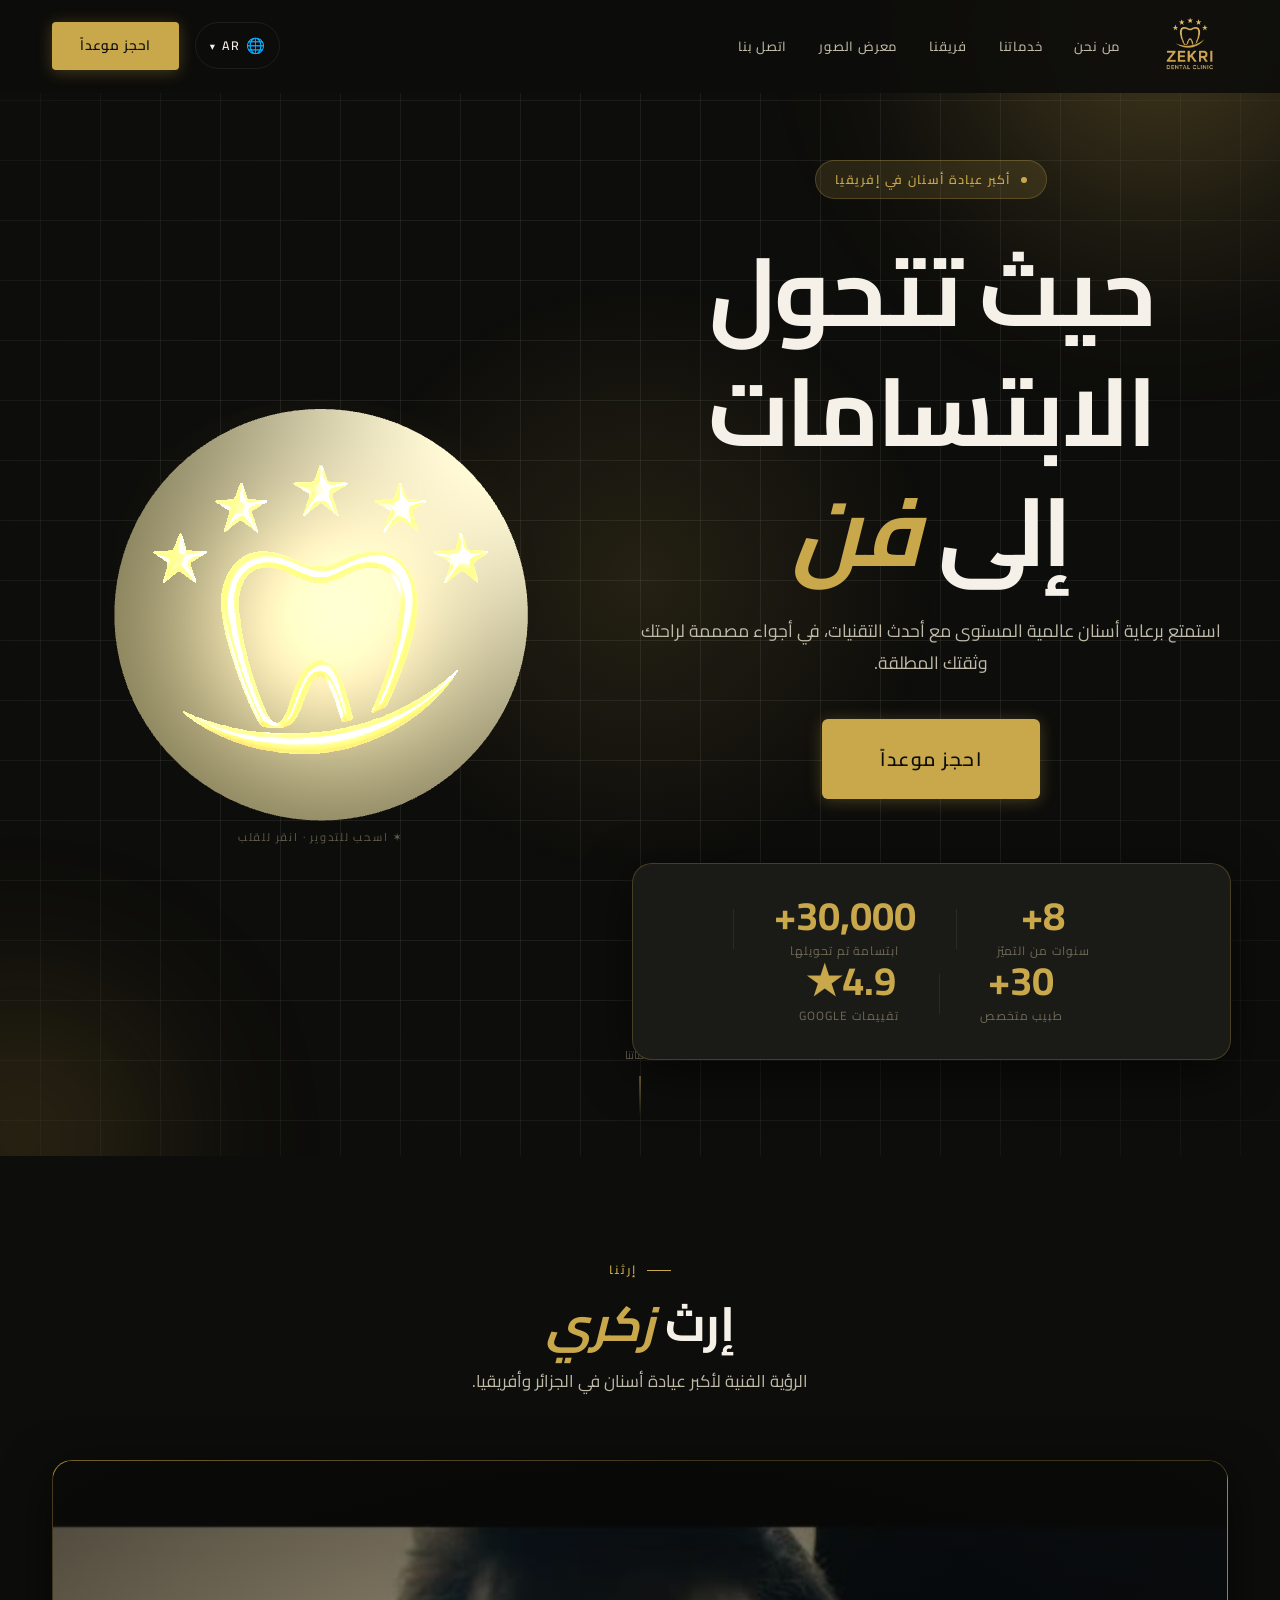
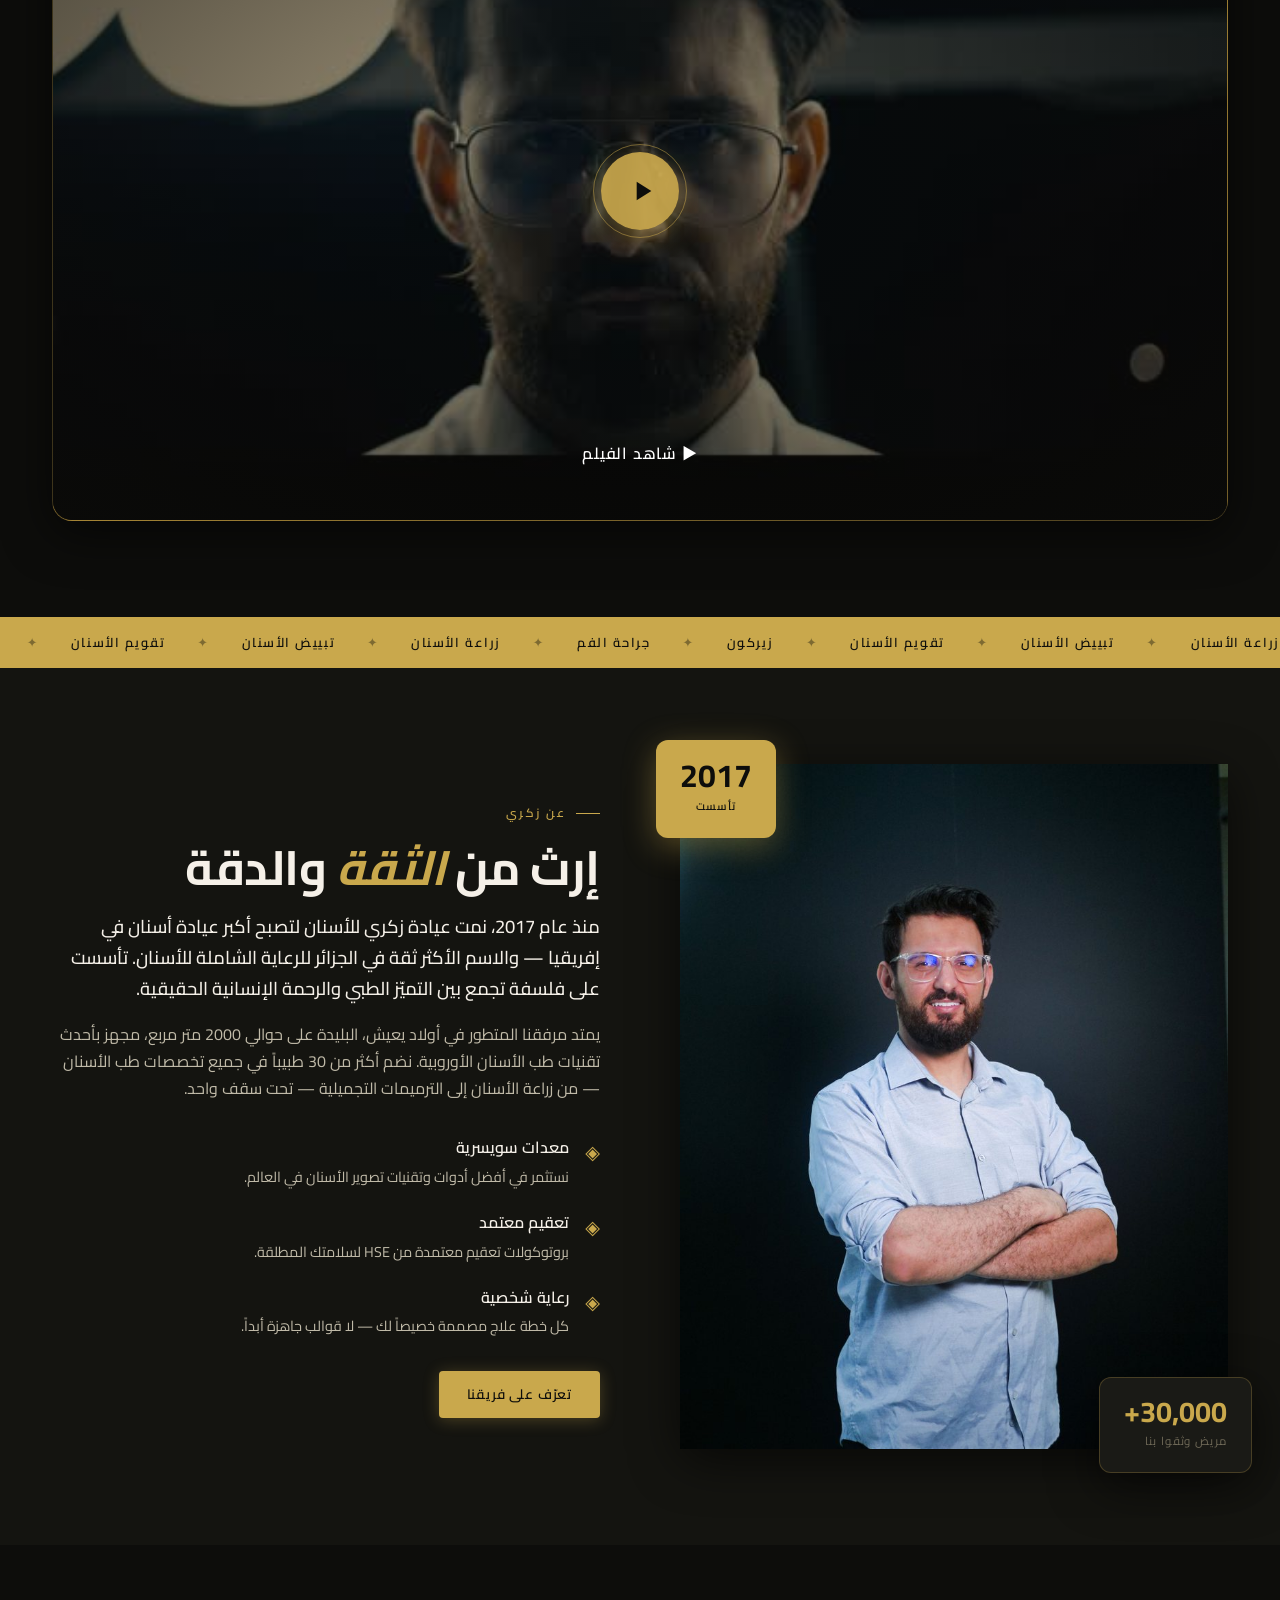
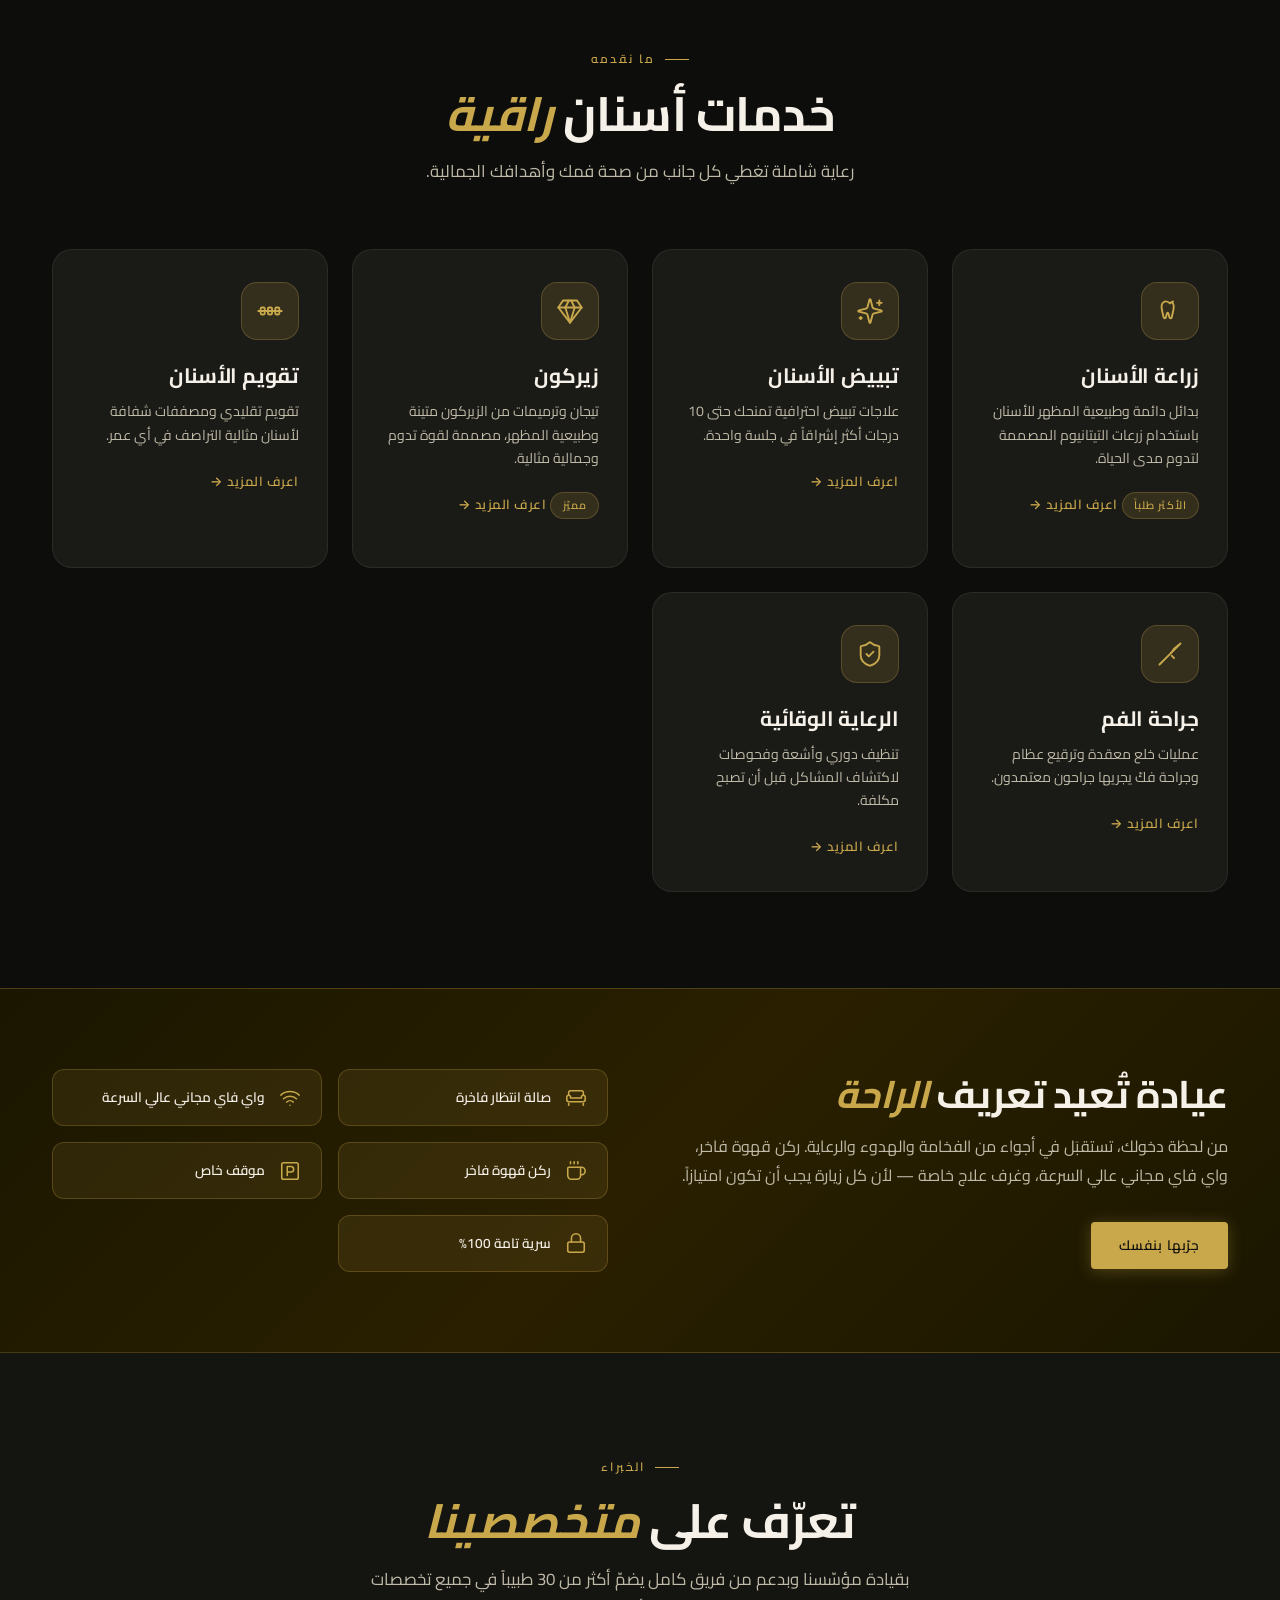
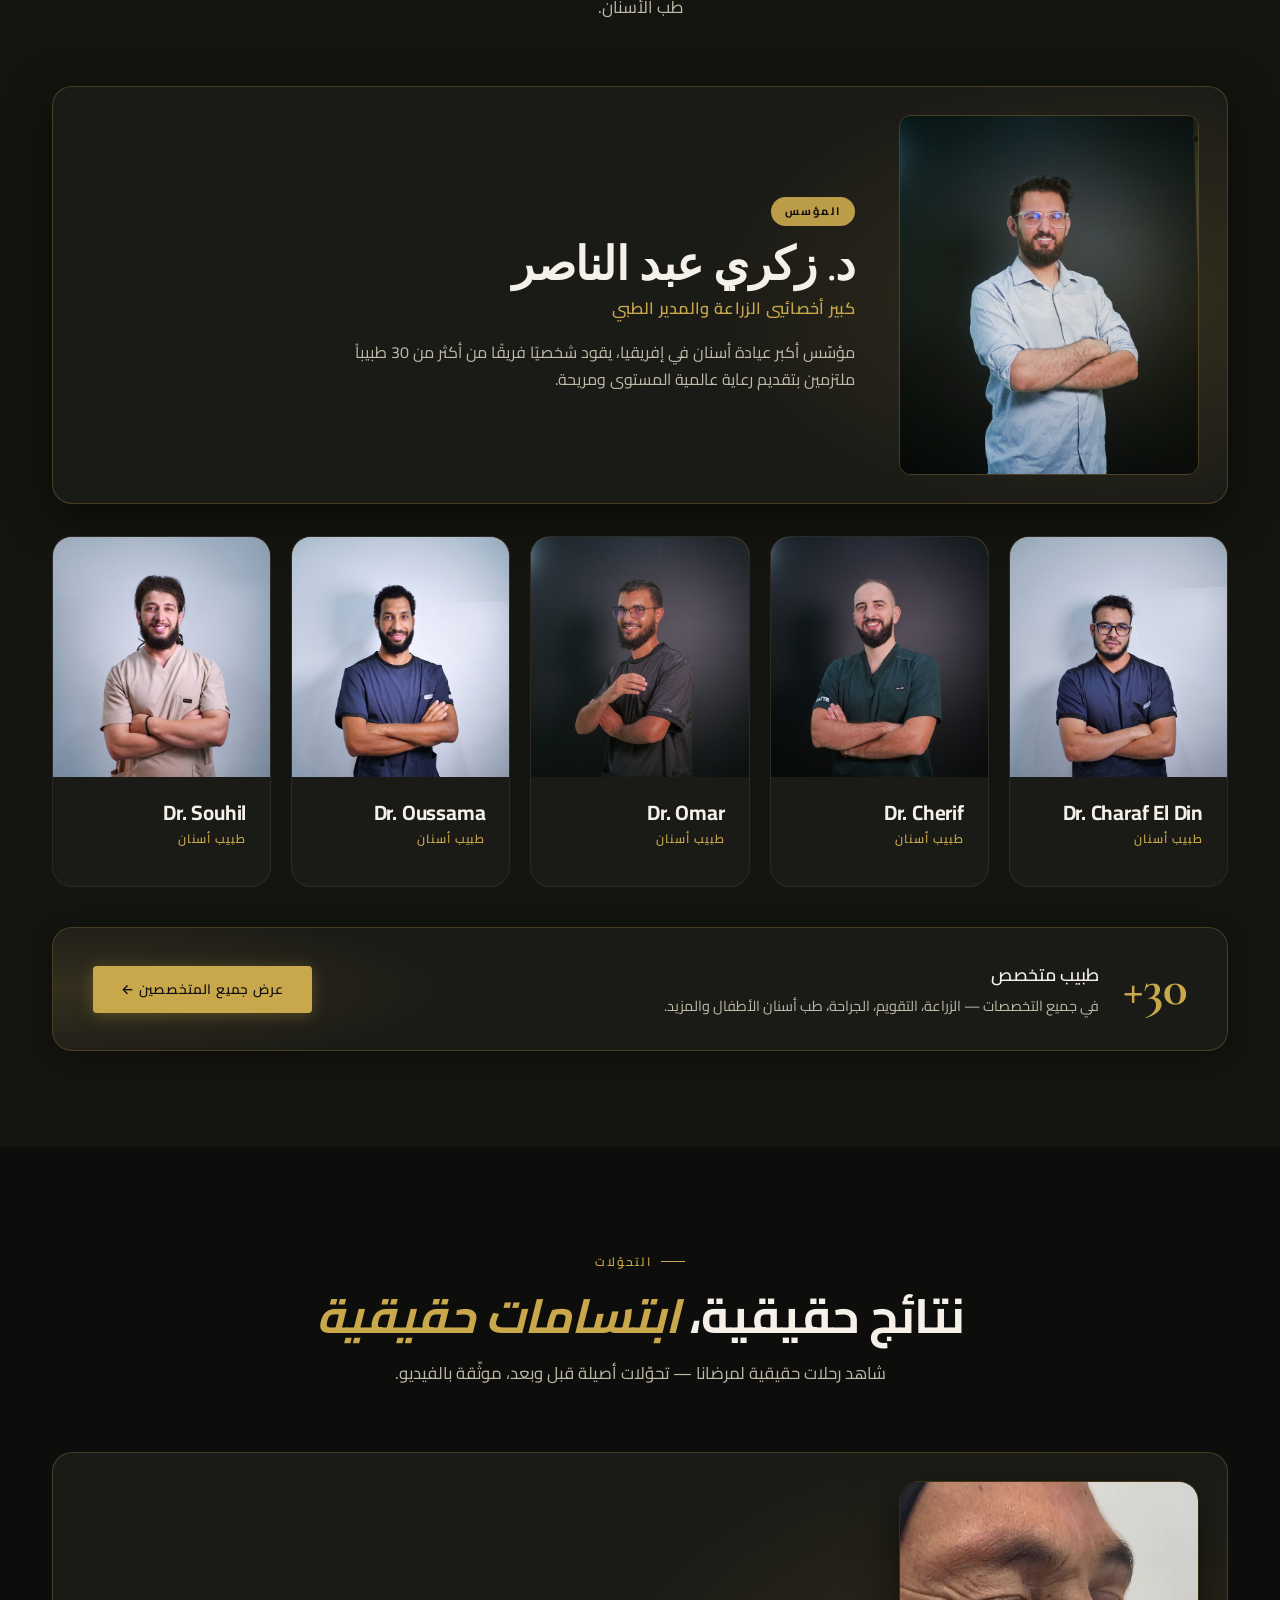
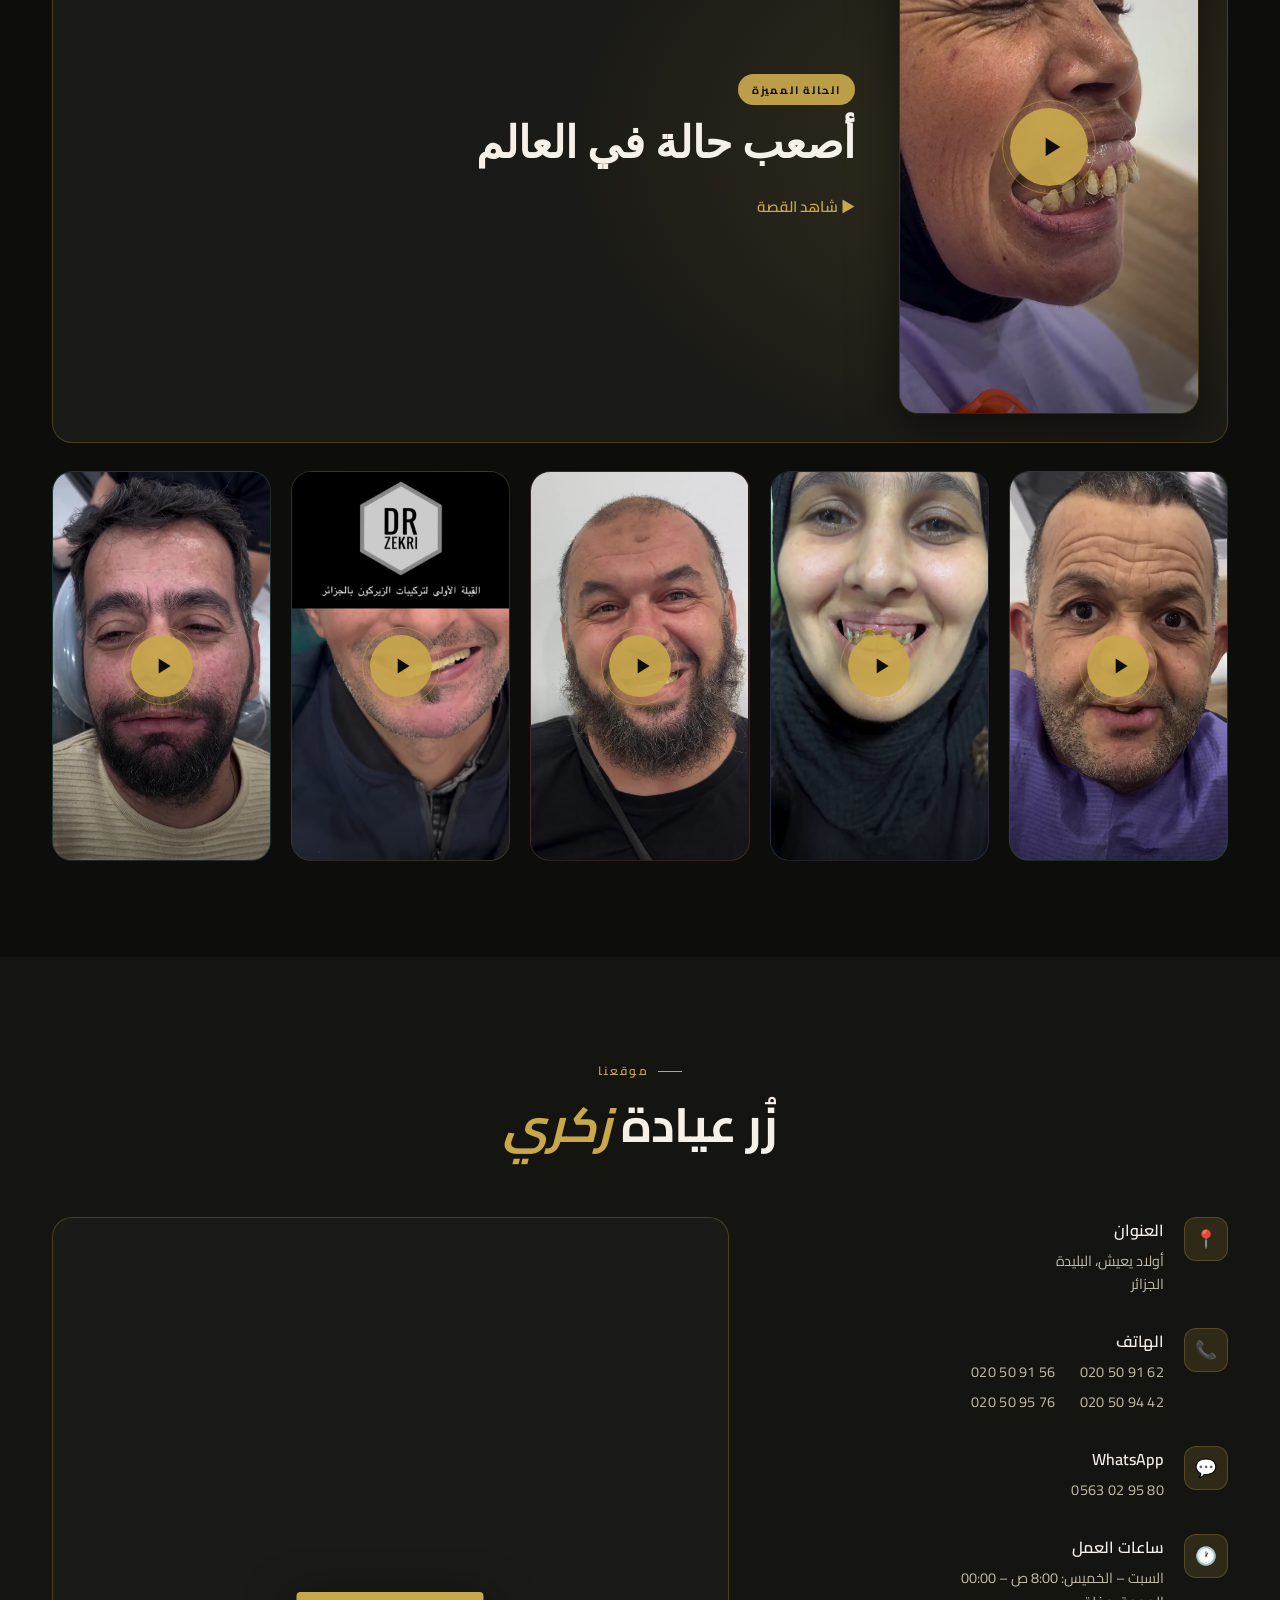
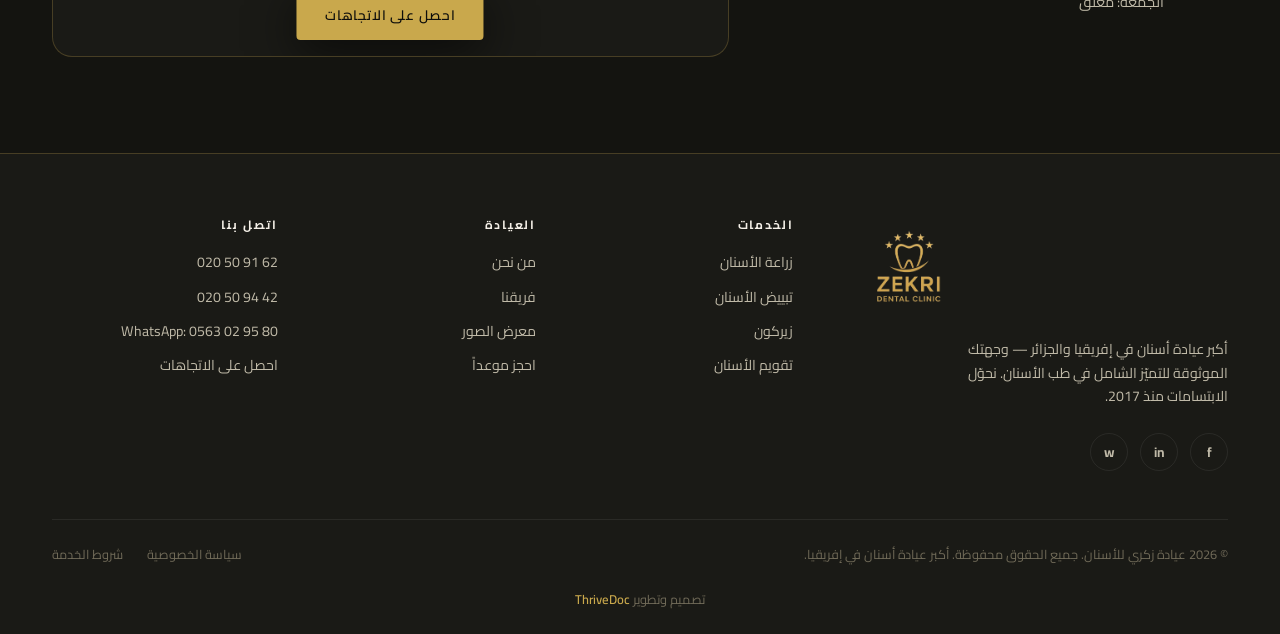
<file: index.html>
<!DOCTYPE html>
<html lang="en" dir="ltr" data-theme="dark">
<head>
  <meta charset="UTF-8" />
  <meta name="viewport" content="width=device-width, initial-scale=1.0" />
  <title>Zekri Dental Clinic — Africa's Largest Dental Clinic</title>
  <link rel="preconnect" href="https://fonts.googleapis.com" />
  <link rel="preconnect" href="https://fonts.gstatic.com" crossorigin />
  <link href="https://fonts.googleapis.com/css2?family=Cormorant+Garamond:ital,wght@0,300;0,400;0,500;0,600;0,700;1,300;1,400&family=Inter:wght@300;400;500;600&family=Cairo:wght@400;500;600;700&display=swap" rel="stylesheet" />
  <link rel="icon" type="image/png" href="logo-mark.png" />
  <link rel="stylesheet" href="style.css?v=27" />
</head>
<body>

  <!-- ═══════════════════════════════════════════════
       NAVIGATION
  ═══════════════════════════════════════════════ -->
  <nav class="nav" id="nav">
    <div class="nav__inner">
      <a href="#" class="nav__logo">
        <img src="logo.png?v=27" alt="Zekri Dental Clinic" class="nav__logo-img" />
      </a>

      <ul class="nav__links">
        <li><a href="#about" data-i18n="nav.about">About</a></li>
        <li><a href="#services" data-i18n="nav.services">Services</a></li>
        <li><a href="#team" data-i18n="nav.team">Our Team</a></li>
        <li><a href="#gallery" data-i18n="nav.gallery">Gallery</a></li>
        <li><a href="#contact" data-i18n="nav.contact">Contact</a></li>
      </ul>

      <div class="nav__actions">
        <!-- Language switcher -->
        <div class="lang-switch" id="langSwitch">
          <button class="lang-switch__btn" id="langBtn" aria-label="Language">
            <span class="lang-switch__globe">🌐</span>
            <span class="lang-switch__current" id="langCurrent">EN</span>
            <span class="lang-switch__chev">▾</span>
          </button>
          <ul class="lang-switch__menu" id="langMenu">
            <li><button data-lang="en"><span>🇬🇧</span> English</button></li>
            <li><button data-lang="fr"><span>🇫🇷</span> Français</button></li>
            <li><button data-lang="ar"><span>🇩🇿</span> العربية</button></li>
          </ul>
        </div>

        <a href="/appointments" class="btn btn--gold" data-i18n="nav.book">Book Appointment</a>
        <button class="nav__burger" id="burger" aria-label="Menu">
          <span></span><span></span><span></span>
        </button>
      </div>
    </div>

    <!-- Mobile menu -->
    <div class="nav__mobile" id="mobileMenu">
      <ul>
        <li><a href="#about" class="mobile-link" data-i18n="nav.about">About</a></li>
        <li><a href="#services" class="mobile-link" data-i18n="nav.services">Services</a></li>
        <li><a href="#team" class="mobile-link" data-i18n="nav.team">Our Team</a></li>
        <li><a href="#gallery" class="mobile-link" data-i18n="nav.gallery">Gallery</a></li>
        <li><a href="#contact" class="mobile-link" data-i18n="nav.contact">Contact</a></li>
        <li><a href="/appointments" class="btn btn--gold mobile-link" data-i18n="nav.book">Book Appointment</a></li>
      </ul>
    </div>
  </nav>

  <!-- ═══════════════════════════════════════════════
       HERO
  ═══════════════════════════════════════════════ -->
  <section class="hero" id="home">
    <div class="hero__bg">
      <div class="hero__orb hero__orb--1"></div>
      <div class="hero__orb hero__orb--2"></div>
      <div class="hero__grid"></div>
    </div>
    <div class="hero__spotlight"></div>

    <div class="hero__inner">
    <div class="hero__content">
      <div class="hero__badge reveal">
        <span class="hero__badge-dot"></span>
        <span data-i18n="hero.badge">Africa's Largest Dental Clinic</span>
      </div>

      <h1 class="hero__title reveal reveal--delay-1" data-i18n-html="hero.title">
        Where Smiles<br /><em>Become</em> Art
      </h1>

      <p class="hero__sub reveal reveal--delay-2" data-i18n="hero.sub">
        Experience world-class dental care with cutting-edge technology, in an atmosphere crafted for your ultimate comfort and confidence.
      </p>

      <div class="hero__cta reveal reveal--delay-3">
        <a href="/appointments" class="btn btn--gold hero__cta-book" data-i18n="hero.cta1">Book Appointment</a>
      </div>

      <div class="hero__stats reveal reveal--delay-4">
        <div class="stat">
          <span class="stat__num">8+</span>
          <span class="stat__label" data-i18n="stat.years">Years of Excellence</span>
        </div>
        <div class="stat__divider"></div>
        <div class="stat">
          <span class="stat__num">30,000+</span>
          <span class="stat__label" data-i18n="stat.smiles">Smiles Transformed</span>
        </div>
        <div class="stat__divider"></div>
        <div class="stat">
          <span class="stat__num">30+</span>
          <span class="stat__label" data-i18n="stat.doctors">Specialist Doctors</span>
        </div>
        <div class="stat__divider"></div>
        <a class="stat stat--reviews" href="https://share.google/34iK57y8YLto9mi32" target="_blank" rel="noopener">
          <span class="stat__num">4.9<span class="stat__star">★</span></span>
          <span class="stat__label" data-i18n="stat.reviews">Google Reviews</span>
        </a>
      </div>
    </div>
      <div class="hero__3d">
        <canvas id="tooth3d"></canvas>
        <span class="hero__3d-hint" data-i18n="hero.drag">✶ Drag to spin · tap to burst</span>
      </div>
    </div>

    <a href="#services" class="hero__scroll hero__scroll--link">
      <span data-i18n="hero.cta2">Our Services</span>
      <div class="hero__scroll-line"></div>
    </a>
  </section>

  <!-- ═══════════════════════════════════════════════
       THE ZEKRI LEGACY — brand film
  ═══════════════════════════════════════════════ -->
  <section class="legacy section" id="legacy">
    <div class="container">
      <div class="section-header reveal">
        <div class="section-eyebrow" data-i18n="legacy.eyebrow">Our Legacy</div>
        <h2 class="section-title" data-i18n-html="legacy.title">The <em>Zekri</em> Legacy</h2>
        <p class="section-sub" data-i18n="legacy.sub">The artistic vision of the largest dental clinic in Algeria and Africa.</p>
      </div>
      <button class="legacy__cinema vcard reveal" type="button" data-video="videos/legacy-full.mp4" data-title-key="legacy.title">
        <video class="vcard__video legacy__video" autoplay muted loop playsinline preload="auto" poster="videos/legacy-poster.jpg"><source src="videos/legacy.mp4" type="video/mp4" /></video>
        <span class="legacy__overlay"></span>
        <span class="vcard__play vcard__play--lg"><svg viewBox="0 0 24 24"><path d="M8 5v14l11-7z"/></svg></span>
        <span class="legacy__watch" data-i18n="legacy.watch">▶ Watch the Film</span>
      </button>
    </div>
  </section>

  <!-- ═══════════════════════════════════════════════
       MARQUEE STRIP
  ═══════════════════════════════════════════════ -->
  <div class="marquee-strip">
    <div class="marquee-track">
      <span data-i18n="srv.implants.t">Dental Implants</span><span class="marquee-dot">✦</span>
      <span data-i18n="srv.whitening.t">Teeth Whitening</span><span class="marquee-dot">✦</span>
      <span data-i18n="srv.ortho.t">Orthodontics</span><span class="marquee-dot">✦</span>
      <span data-i18n="srv.veneers.t">Veneers</span><span class="marquee-dot">✦</span>
      <span data-i18n="srv.surgery.t">Oral Surgery</span><span class="marquee-dot">✦</span>      <span data-i18n="srv.implants.t">Dental Implants</span><span class="marquee-dot">✦</span>
      <span data-i18n="srv.whitening.t">Teeth Whitening</span><span class="marquee-dot">✦</span>
      <span data-i18n="srv.ortho.t">Orthodontics</span><span class="marquee-dot">✦</span>
      <span data-i18n="srv.veneers.t">Veneers</span><span class="marquee-dot">✦</span>
      <span data-i18n="srv.surgery.t">Oral Surgery</span><span class="marquee-dot">✦</span>    </div>
  </div>

  <!-- ═══════════════════════════════════════════════
       ABOUT
  ═══════════════════════════════════════════════ -->
  <section class="about section" id="about">
    <div class="container">
      <div class="about__grid">
        <div class="about__visual reveal">
          <div class="about__img-wrap">
            <div class="about__img-placeholder">
              <img src="founder.jpg" alt="Dr. Zekri Abdennacer — Founder" class="about__img" onerror="this.style.display='none'" />
              <div class="about__img-icon">⚕</div>
            </div>
            <div class="about__badge-float">
              <span class="about__badge-num">2017</span>
              <span class="about__badge-txt" data-i18n="about.founded">Founded</span>
            </div>
          </div>
          <div class="about__accent-card">
            <span class="about__accent-num">30,000+</span>
            <span class="about__accent-txt" data-i18n="about.patients">Patients Trusted Us</span>
          </div>
        </div>

        <div class="about__content reveal reveal--delay-1">
          <div class="section-eyebrow" data-i18n="about.eyebrow">About Zekri</div>
          <h2 class="section-title" data-i18n-html="about.title">A Legacy of <em>Trust</em> &amp; Precision</h2>
          <p class="about__lead" data-i18n="about.lead">
            Since 2017, Zekri Dental Clinic has grown into the largest dental clinic in Africa — and Algeria's most trusted name in comprehensive dental care.
          </p>
          <p class="about__body" data-i18n="about.body">
            Our state-of-the-art facility in Ouled Yaïch, Blida spans about 2,000 m² equipped with the latest European dental technology.
          </p>

          <div class="about__pillars">
            <div class="pillar">
              <span class="pillar__icon">◈</span>
              <div>
                <strong data-i18n="about.pillar1.t">Swiss-Grade Equipment</strong>
                <p data-i18n="about.pillar1.d">We invest in the world's finest dental instruments and imaging technology.</p>
              </div>
            </div>
            <div class="pillar">
              <span class="pillar__icon">◈</span>
              <div>
                <strong data-i18n="about.pillar2.t">Sterility Certified</strong>
                <p data-i18n="about.pillar2.d">HSE-certified sterilization protocols for your absolute safety.</p>
              </div>
            </div>
            <div class="pillar">
              <span class="pillar__icon">◈</span>
              <div>
                <strong data-i18n="about.pillar3.t">Personalized Care</strong>
                <p data-i18n="about.pillar3.d">Every treatment plan is crafted uniquely for you — never templated.</p>
              </div>
            </div>
          </div>

          <a href="#team" class="btn btn--gold" data-i18n="about.cta">Meet Our Team</a>
        </div>
      </div>
    </div>
  </section>

  <!-- ═══════════════════════════════════════════════
       SERVICES
  ═══════════════════════════════════════════════ -->
  <section class="services section" id="services">
    <div class="container">
      <div class="section-header reveal">
        <div class="section-eyebrow" data-i18n="services.eyebrow">What We Offer</div>
        <h2 class="section-title" data-i18n-html="services.title">Premium Dental <em>Services</em></h2>
        <p class="section-sub" data-i18n="services.sub">Comprehensive care spanning every aspect of your oral health and aesthetic goals.</p>
      </div>

      <div class="services__grid">

        <div class="service-card reveal">
          <div class="service-card__icon"><svg viewBox="0 0 24 24"><path d="M12 5.5C10.5 3.8 8 3.3 6.3 4.6 5 5.6 4.5 7.8 5 10.5c.4 2.3 1 4.8 1.5 6.8.3 1.3 1.8 1.3 2.1-.1.3-1.4.6-3.1 1-3.6.2-.3.6-.3.8 0 .4.5.7 2.2 1 3.6.3 1.4 1.8 1.4 2.1.1.5-2 1.1-4.5 1.5-6.8.5-2.7 0-4.9-1.3-5.9C16 3.3 13.5 3.8 12 5.5Z"/></svg></div>
          <h3 data-i18n="srv.implants.t">Dental Implants</h3>
          <p data-i18n="srv.implants.d">Permanent, natural-looking tooth replacements using titanium implants.</p>
          <span class="service-card__tag" data-i18n="tag.popular">Most Popular</span>
          <a href="/appointments" class="service-card__link" data-i18n="srv.link">Learn More →</a>
        </div>

        <div class="service-card reveal reveal--delay-1">
          <div class="service-card__icon"><svg viewBox="0 0 24 24"><path d="M9.9 15.5A2 2 0 0 0 8.5 14.1l-6.1-1.6a.5.5 0 0 1 0-1l6.1-1.6A2 2 0 0 0 9.9 8.5l1.6-6.1a.5.5 0 0 1 1 0l1.6 6.1a2 2 0 0 0 1.4 1.4l6.1 1.6a.5.5 0 0 1 0 1l-6.1 1.6a2 2 0 0 0-1.4 1.4l-1.6 6.1a.5.5 0 0 1-1 0Z"/><path d="M20 3v4"/><path d="M22 5h-4"/><path d="M4 17v2"/><path d="M5 18H3"/></svg></div>
          <h3 data-i18n="srv.whitening.t">Teeth Whitening</h3>
          <p data-i18n="srv.whitening.d">Professional-grade whitening treatments delivering up to 10 shades brighter.</p>
          <a href="/appointments" class="service-card__link" data-i18n="srv.link">Learn More →</a>
        </div>

        <div class="service-card reveal reveal--delay-2">
          <div class="service-card__icon"><svg viewBox="0 0 24 24"><path d="M6 3h12l4 6-10 13L2 9Z"/><path d="M11 3 8 9l4 13 4-13-3-6"/><path d="M2 9h20"/></svg></div>
          <h3 data-i18n="srv.veneers.t">Zircon</h3>
          <p data-i18n="srv.veneers.d">Durable, natural-looking zirconia crowns and restorations engineered for lasting strength and a flawless aesthetic.</p>
          <span class="service-card__tag" data-i18n="tag.signature">Signature</span>
          <a href="/appointments" class="service-card__link" data-i18n="srv.link">Learn More →</a>
        </div>

        <div class="service-card reveal reveal--delay-3">
          <div class="service-card__icon"><svg viewBox="0 0 24 24"><path d="M2 12h20"/><rect x="4" y="9" width="3.5" height="6" rx="1"/><rect x="10.25" y="9" width="3.5" height="6" rx="1"/><rect x="16.5" y="9" width="3.5" height="6" rx="1"/></svg></div>
          <h3 data-i18n="srv.ortho.t">Orthodontics</h3>
          <p data-i18n="srv.ortho.d">Traditional braces and invisible aligners for perfectly aligned teeth.</p>
          <a href="/appointments" class="service-card__link" data-i18n="srv.link">Learn More →</a>
        </div>

        <div class="service-card reveal reveal--delay-1">
          <div class="service-card__icon"><svg viewBox="0 0 24 24"><path d="M3 21 13 11"/><path d="M13 11 21 3 15.5 7.5Z"/><path d="m13.5 13.5 2 2"/></svg></div>
          <h3 data-i18n="srv.surgery.t">Oral Surgery</h3>
          <p data-i18n="srv.surgery.d">Complex extractions, bone grafting and jaw surgery by certified surgeons.</p>
          <a href="/appointments" class="service-card__link" data-i18n="srv.link">Learn More →</a>
        </div>

        <div class="service-card reveal reveal--delay-3">
          <div class="service-card__icon"><svg viewBox="0 0 24 24"><path d="M20 13c0 5-3.5 7.5-7.7 9a1 1 0 0 1-.7 0C7.5 20.5 4 18 4 13V6a1 1 0 0 1 1-1c2 0 4.5-1.2 6.2-2.7a1.2 1.2 0 0 1 1.5 0C14.5 3.8 17 5 19 5a1 1 0 0 1 1 1Z"/><path d="m9 12 2 2 4-4"/></svg></div>
          <h3 data-i18n="srv.preventive.t">Preventive Care</h3>
          <p data-i18n="srv.preventive.d">Regular cleanings, X-rays and screenings to catch problems early.</p>
          <a href="/appointments" class="service-card__link" data-i18n="srv.link">Learn More →</a>
        </div>


      </div>
    </div>
  </section>

  <!-- ═══════════════════════════════════════════════
       EXPERIENCE BANNER
  ═══════════════════════════════════════════════ -->
  <section class="experience-banner">
    <div class="container">
      <div class="experience-banner__inner reveal">
        <div class="experience-banner__text">
          <h2 data-i18n-html="exp.title">A Clinic That Redefines <em>Comfort</em></h2>
          <p data-i18n="exp.body">From the moment you walk in, you are welcomed into an atmosphere of luxury, calm, and care.</p>
          <a href="/appointments" class="btn btn--gold" data-i18n="exp.cta">Experience It Yourself</a>
        </div>
        <div class="experience-banner__features">
          <div class="exp-feat">
            <span class="exp-feat__icon"><svg viewBox="0 0 24 24"><path d="M20 9V6a2 2 0 0 0-2-2H6a2 2 0 0 0-2 2v3"/><path d="M2 11v3a2 2 0 0 0 2 2h16a2 2 0 0 0 2-2v-3a2 2 0 0 0-4 0v1H6v-1a2 2 0 0 0-4 0Z"/><path d="M4 18v2"/><path d="M20 18v2"/></svg></span>
            <span data-i18n="exp.f1">Luxury Waiting Lounge</span>
          </div>
          <div class="exp-feat">
            <span class="exp-feat__icon"><svg viewBox="0 0 24 24"><path d="M12 20h.01"/><path d="M2 8.82a15 15 0 0 1 20 0"/><path d="M5 12.859a10 10 0 0 1 14 0"/><path d="M8.5 16.429a5 5 0 0 1 7 0"/></svg></span>
            <span data-i18n="exp.f2">Free High-Speed Wi-Fi</span>
          </div>
          <div class="exp-feat">
            <span class="exp-feat__icon"><svg viewBox="0 0 24 24"><path d="M10 2v2"/><path d="M14 2v2"/><path d="M6 2v2"/><path d="M16 8a1 1 0 0 1 1 1v8a4 4 0 0 1-4 4H7a4 4 0 0 1-4-4V9a1 1 0 0 1 1-1h14a4 4 0 1 1 0 8h-1"/></svg></span>
            <span data-i18n="exp.f3">Complimentary Refreshments</span>
          </div>
          <div class="exp-feat">
            <span class="exp-feat__icon"><svg viewBox="0 0 24 24"><rect width="18" height="18" x="3" y="3" rx="2"/><path d="M9 17V7h4a3 3 0 0 1 0 6H9"/></svg></span>
            <span data-i18n="exp.f4">Private Parking</span>
          </div>
          <div class="exp-feat">
            <span class="exp-feat__icon"><svg viewBox="0 0 24 24"><rect width="18" height="11" x="3" y="11" rx="2" ry="2"/><path d="M7 11V7a5 5 0 0 1 10 0v4"/></svg></span>
            <span data-i18n="exp.f6">100% Confidential</span>
          </div>
        </div>
      </div>
    </div>
  </section>

  <!-- ═══════════════════════════════════════════════
       TEAM
  ═══════════════════════════════════════════════ -->
  <section class="team section" id="team">
    <div class="container">
      <div class="section-header reveal">
        <div class="section-eyebrow" data-i18n="team.eyebrow">The Experts</div>
        <h2 class="section-title" data-i18n-html="team.title">Meet Our <em>Specialists</em></h2>
        <p class="section-sub" data-i18n="team.sub">Our doctors are trained at the world's leading institutions.</p>
      </div>

      <!-- Founder — the boss -->
      <div class="team-lead reveal">
        <div class="team-lead__photo">
          <img src="founder.jpg?v=27" alt="Dr. Zekri Abdennacer" onerror="this.style.display='none'" />
        </div>
        <div class="team-lead__info">
          <span class="team-lead__badge" data-i18n="team.lead.badge">Founder</span>
          <h3 data-i18n="team.d1.n">Dr. Zekri Abdennacer</h3>
          <span class="team-lead__role" data-i18n="team.lead.role">Chief Implantologist &amp; Medical Director</span>
          <p class="team-lead__bio" data-i18n="team.lead.bio">Founder of the largest dental clinic in Africa, personally leading a team of 24+ specialists dedicated to world-class, comfortable care.</p>
        </div>
      </div>

      <!-- The team, with real photos -->
      <div class="team-row reveal">

        <div class="team-card">
          <div class="team-card__photo">
            <img src="team/charaf-el-din.jpg?v=27" alt="Dr. Charaf El Din" class="team-card__img" onerror="this.style.display='none'" />
            <div class="team-card__avatar">CD</div>
          </div>
          <div class="team-card__info">
            <h3>Dr. Charaf El Din</h3>
            <span class="team-card__role" data-i18n="spec.dentist">Dentist</span>
          </div>
        </div>

        <div class="team-card">
          <div class="team-card__photo">
            <img src="team/cherif.jpg?v=27" alt="Dr. Cherif" class="team-card__img" onerror="this.style.display='none'" />
            <div class="team-card__avatar">CH</div>
          </div>
          <div class="team-card__info">
            <h3>Dr. Cherif</h3>
            <span class="team-card__role" data-i18n="spec.dentist">Dentist</span>
          </div>
        </div>

        <div class="team-card">
          <div class="team-card__photo">
            <img src="team/omar.jpg?v=27" alt="Dr. Omar" class="team-card__img" onerror="this.style.display='none'" />
            <div class="team-card__avatar">OM</div>
          </div>
          <div class="team-card__info">
            <h3>Dr. Omar</h3>
            <span class="team-card__role" data-i18n="spec.dentist">Dentist</span>
          </div>
        </div>

        <div class="team-card">
          <div class="team-card__photo">
            <img src="team/oussama.jpg?v=27" alt="Dr. Oussama" class="team-card__img" onerror="this.style.display='none'" />
            <div class="team-card__avatar">OU</div>
          </div>
          <div class="team-card__info">
            <h3>Dr. Oussama</h3>
            <span class="team-card__role" data-i18n="spec.dentist">Dentist</span>
          </div>
        </div>

        <div class="team-card">
          <div class="team-card__photo">
            <img src="team/souhil.jpg?v=27" alt="Dr. Souhil" class="team-card__img" onerror="this.style.display='none'" />
            <div class="team-card__avatar">SO</div>
          </div>
          <div class="team-card__info">
            <h3>Dr. Souhil</h3>
            <span class="team-card__role" data-i18n="spec.dentist">Dentist</span>
          </div>
        </div>

      </div>

      <div class="team__more reveal">
        <div class="team__more-text">
          <span class="team__more-num">30+</span>
          <div>
            <strong data-i18n="team.count">Specialist Doctors</strong>
            <p data-i18n="team.more">Across every dental discipline — implantology, orthodontics, surgery, pediatrics and more.</p>
          </div>
        </div>
        <a href="/doctors" class="btn btn--gold" data-i18n="team.cta">View All Specialists →</a>
      </div>
    </div>
  </section>

  <!-- ═══════════════════════════════════════════════
       GALLERY
  ═══════════════════════════════════════════════ -->
  <section class="gallery section" id="gallery">
    <div class="container">
      <div class="section-header reveal">
        <div class="section-eyebrow" data-i18n="gallery.eyebrow">Transformations</div>
        <h2 class="section-title" data-i18n-html="gallery.title">Real Results, <em>Real Smiles</em></h2>
        <p class="section-sub" data-i18n="gallery.sub">A selection of smile transformations.</p>
      </div>

      <div class="vgallery reveal">

        <!-- FEATURED — the standout case (hero treatment) -->
        <button class="vcard vcard--featured" type="button" data-video="videos/case1.mp4" data-title-key="gallery.feat.title">
          <div class="vcard__media vgrad--1">
            <video class="vcard__video" muted loop playsinline preload="none" poster="videos/case1-poster.jpg"><source src="videos/case1.mp4" type="video/mp4" /></video>
            <span class="vcard__play vcard__play--lg"><svg viewBox="0 0 24 24"><path d="M8 5v14l11-7z"/></svg></span>
          </div>
          <div class="vcard__feat-text">
            <span class="vcard__feat-eyebrow" data-i18n="gallery.feat.eyebrow">Featured Case</span>
            <span class="vcard__feat-title" data-i18n="gallery.feat.title">The Hardest Case in the World</span>
            <span class="vcard__feat-cta" data-i18n="gallery.feat.watch">▶ Watch the Story</span>
          </div>
        </button>

        <!-- 5 clean play-only portrait reels -->
        <div class="vreels">
          <button class="vcard" type="button" data-video="videos/case2.mp4" data-title-key="gallery.case">
            <div class="vcard__media vgrad--2">
              <video class="vcard__video" muted loop playsinline preload="none" poster="videos/case2-poster.jpg"><source src="videos/case2.mp4" type="video/mp4" /></video>
              <span class="vcard__play"><svg viewBox="0 0 24 24"><path d="M8 5v14l11-7z"/></svg></span>
            </div>
          </button>

          <button class="vcard" type="button" data-video="videos/case3.mp4" data-title-key="gallery.case">
            <div class="vcard__media vgrad--3">
              <video class="vcard__video" muted loop playsinline preload="none" poster="videos/case3-poster.jpg"><source src="videos/case3.mp4" type="video/mp4" /></video>
              <span class="vcard__play"><svg viewBox="0 0 24 24"><path d="M8 5v14l11-7z"/></svg></span>
            </div>
          </button>

          <button class="vcard" type="button" data-video="videos/case4.mp4" data-title-key="gallery.case">
            <div class="vcard__media vgrad--4">
              <video class="vcard__video" muted loop playsinline preload="none" poster="videos/case4-poster.jpg"><source src="videos/case4.mp4" type="video/mp4" /></video>
              <span class="vcard__play"><svg viewBox="0 0 24 24"><path d="M8 5v14l11-7z"/></svg></span>
            </div>
          </button>

          <button class="vcard" type="button" data-video="videos/case5.mp4" data-title-key="gallery.case">
            <div class="vcard__media vgrad--5">
              <video class="vcard__video" muted loop playsinline preload="none" poster="videos/case5-poster.jpg"><source src="videos/case5.mp4" type="video/mp4" /></video>
              <span class="vcard__play"><svg viewBox="0 0 24 24"><path d="M8 5v14l11-7z"/></svg></span>
            </div>
          </button>

          <button class="vcard" type="button" data-video="videos/case6.mp4" data-title-key="gallery.case">
            <div class="vcard__media vgrad--6">
              <video class="vcard__video" muted loop playsinline preload="none" poster="videos/case6-poster.jpg"><source src="videos/case6.mp4" type="video/mp4" /></video>
              <span class="vcard__play"><svg viewBox="0 0 24 24"><path d="M8 5v14l11-7z"/></svg></span>
            </div>
          </button>
        </div>

      </div>
    </div>
  </section>

  

  <!-- ═══════════════════════════════════════════════
       CONTACT
  ═══════════════════════════════════════════════ -->
  <section class="contact section" id="contact">
    <div class="container">
      <div class="section-header reveal">
        <div class="section-eyebrow" data-i18n="contact.eyebrow">Find Us</div>
        <h2 class="section-title" data-i18n-html="contact.title">Visit <em>Zekri</em> Clinic</h2>
      </div>

      <div class="contact__grid">
        <div class="contact-info reveal">
          <div class="contact-item">
            <span class="contact-item__icon">📍</span>
            <div>
              <strong data-i18n="contact.address.t">Address</strong>
              <p data-i18n-html="contact.address.d">Ouled Yaïch, Blida — Algeria</p>
            </div>
          </div>
          <div class="contact-item">
            <span class="contact-item__icon">📞</span>
            <div>
              <strong data-i18n="contact.phone.t">Phone</strong>
              <p class="contact-phones">
                <a href="tel:020509162">020 50 91 62</a><a href="tel:020509156">020 50 91 56</a>
                <a href="tel:020509442">020 50 94 42</a><a href="tel:020509576">020 50 95 76</a>
              </p>
            </div>
          </div>
          <div class="contact-item">
            <span class="contact-item__icon">💬</span>
            <div>
              <strong>WhatsApp</strong>
              <p class="contact-phones">
                <a href="https://wa.me/213563029580" target="_blank" rel="noopener" dir="ltr">0563 02 95 80</a>
              </p>
            </div>
          </div>
          <div class="contact-item">
            <span class="contact-item__icon">🕐</span>
            <div>
              <strong data-i18n="contact.hours.t">Hours</strong>
              <p data-i18n-html="contact.hours.d">Saturday – Thursday: 8AM – 8PM</p>
            </div>
          </div>
        </div>

        <div class="contact-map reveal reveal--delay-1">
          <iframe
            class="contact-map__frame"
            src="https://maps.google.com/maps?q=%D8%B9%D9%8A%D8%A7%D8%AF%D8%A9%20%D8%B2%D9%83%D8%B1%D9%8A%20%D9%84%D8%B7%D8%A8%20%D8%A7%D9%84%D8%A7%D8%B3%D9%86%D8%A7%D9%86%20%D8%A3%D9%88%D9%84%D8%A7%D8%AF%20%D9%8A%D8%B9%D9%8A%D8%B4%20%D8%A7%D9%84%D8%A8%D9%84%D9%8A%D8%AF%D8%A9&output=embed&z=15"
            loading="lazy"
            referrerpolicy="no-referrer-when-downgrade"
            allowfullscreen
            title="Zekri Dental Clinic — Google Maps"></iframe>
          <a href="https://share.google/34iK57y8YLto9mi32" target="_blank" rel="noopener" class="btn btn--gold contact-map__btn" data-i18n="contact.directions">Get Directions</a>
        </div>
      </div>
    </div>
  </section>

  <!-- ═══════════════════════════════════════════════
       FOOTER
  ═══════════════════════════════════════════════ -->
  <footer class="footer">
    <div class="container">
      <div class="footer__top">
        <div class="footer__brand">
          <a href="#" class="nav__logo">
            <img src="logo.png?v=27" alt="Zekri Dental Clinic" class="nav__logo-img" />
          </a>
          <p data-i18n="footer.tagline">The largest dental clinic in Africa and Algeria — your trusted destination for comprehensive dental excellence.</p>
          <div class="footer__social">
            <a href="https://www.facebook.com/cabinetdentairezekri/" target="_blank" rel="noopener" aria-label="Facebook">f</a>
            <a href="https://www.instagram.com/zekri_dental_clinic/" target="_blank" rel="noopener" aria-label="Instagram">in</a>
            <a href="https://wa.me/213563029580" target="_blank" rel="noopener" aria-label="WhatsApp">w</a>
          </div>
        </div>

        <div class="footer__links">
          <div class="footer__col">
            <h4 data-i18n="footer.services">Services</h4>
            <ul>
              <li><a href="#services" data-i18n="srv.implants.t">Dental Implants</a></li>
              <li><a href="#services" data-i18n="srv.whitening.t">Teeth Whitening</a></li>
              <li><a href="#services" data-i18n="srv.veneers.t">Zircon</a></li>
              <li><a href="#services" data-i18n="srv.ortho.t">Orthodontics</a></li>
            </ul>
          </div>
          <div class="footer__col">
            <h4 data-i18n="footer.clinic">Clinic</h4>
            <ul>
              <li><a href="#about" data-i18n="footer.about">About Us</a></li>
              <li><a href="#team" data-i18n="nav.team">Our Team</a></li>
              <li><a href="#gallery" data-i18n="nav.gallery">Gallery</a></li>
              <li><a href="/appointments" data-i18n="nav.book">Book Appointment</a></li>
            </ul>
          </div>
          <div class="footer__col">
            <h4 data-i18n="footer.contact">Contact</h4>
            <ul>
              <li><a href="tel:020509162">020 50 91 62</a></li>
              <li><a href="tel:020509442">020 50 94 42</a></li>
              <li><a href="https://wa.me/213563029580" target="_blank" rel="noopener" dir="ltr">WhatsApp: 0563 02 95 80</a></li>
              <li><a href="https://share.google/34iK57y8YLto9mi32" target="_blank" rel="noopener" data-i18n="contact.directions">Get Directions</a></li>
            </ul>
          </div>
        </div>
      </div>

      <div class="footer__bottom">
        <p data-i18n="footer.copyright">© 2026 Zekri Dental Clinic. All rights reserved.</p>
        <div class="footer__bottom-links">
          <a href="#" data-i18n="footer.privacy">Privacy Policy</a>
          <a href="#" data-i18n="footer.terms">Terms of Service</a>
        </div>
        <p class="footer__credit"><span data-i18n="footer.credit">Conception &amp; Design</span> <a href="https://www.thrivedoc.co/" target="_blank" rel="noopener">ThriveDoc</a></p>
      </div>
    </div>
  </footer>

  <script src="translations.js?v=27"></script>
  <script src="script.js?v=27"></script>
  <script src="js/three.min.js?v=27"></script>
  <script src="hero3d.js?v=27"></script>
</body>
</html>
</file>
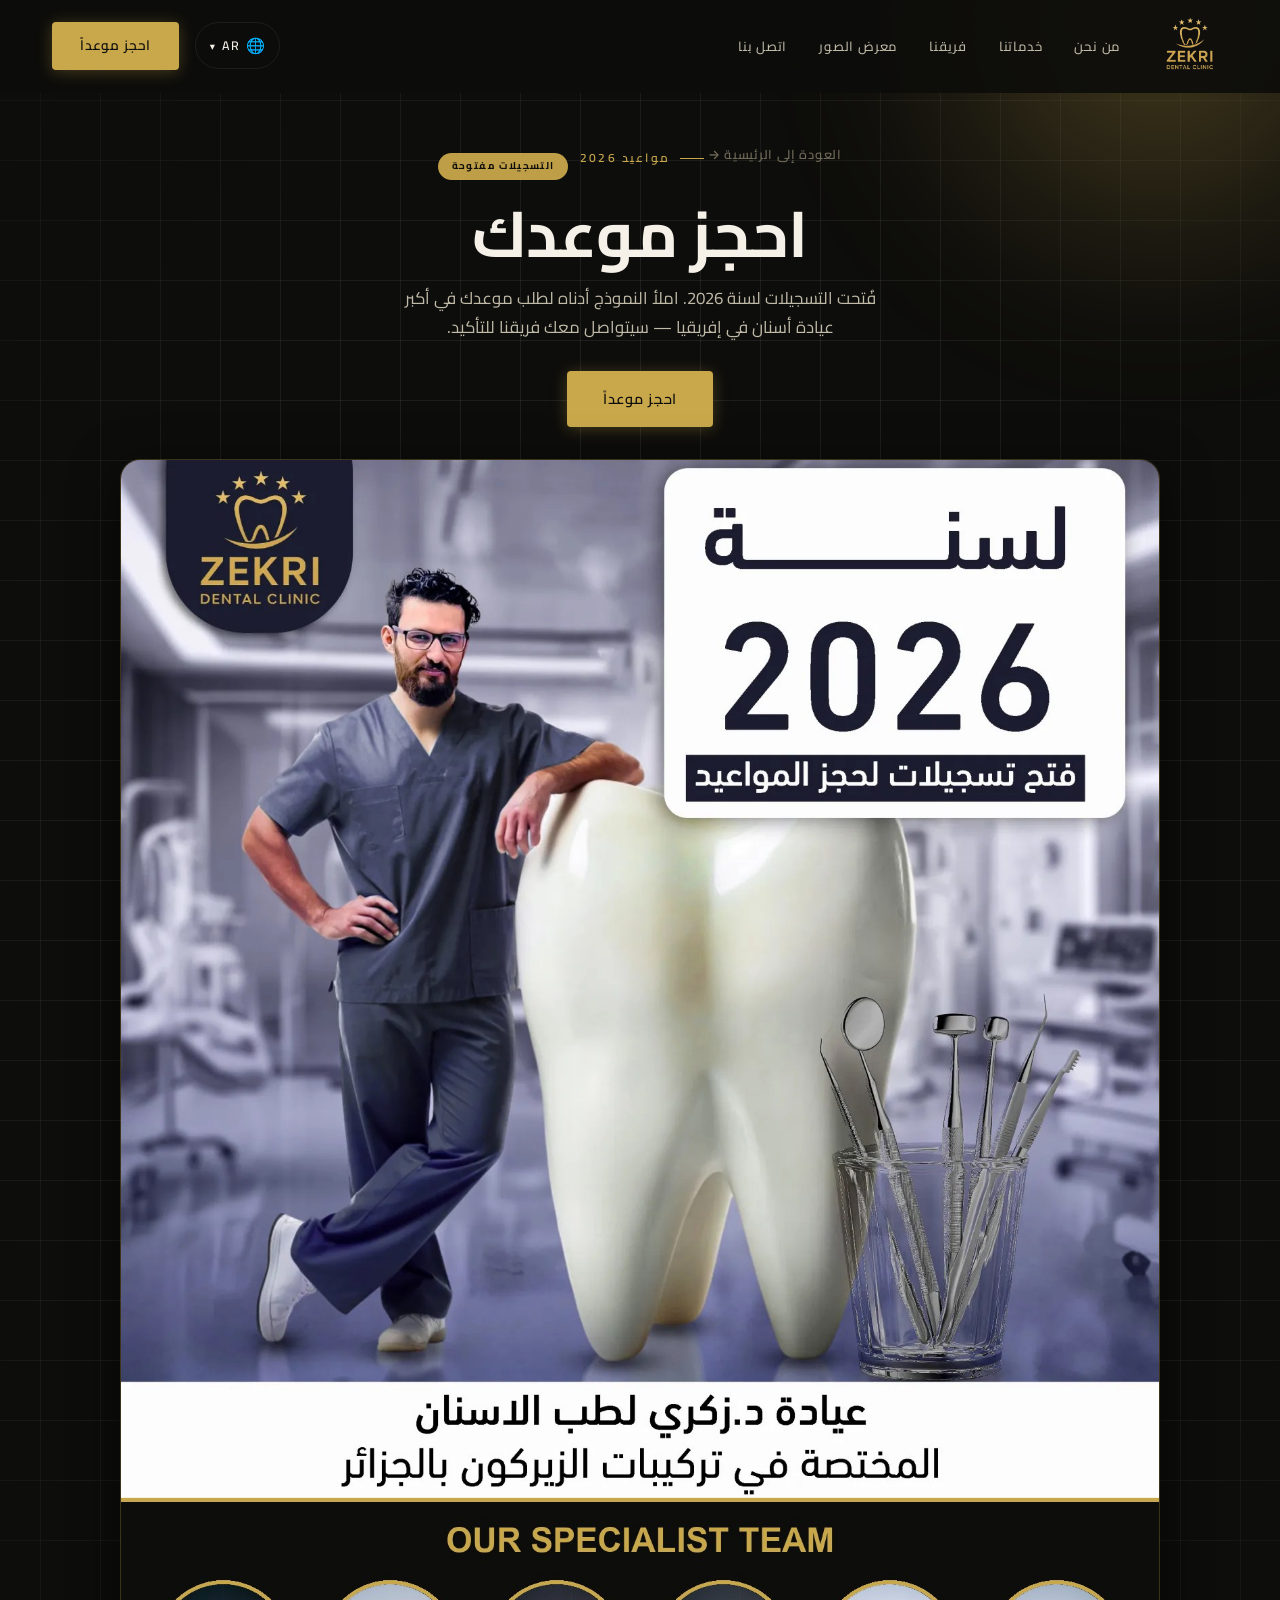
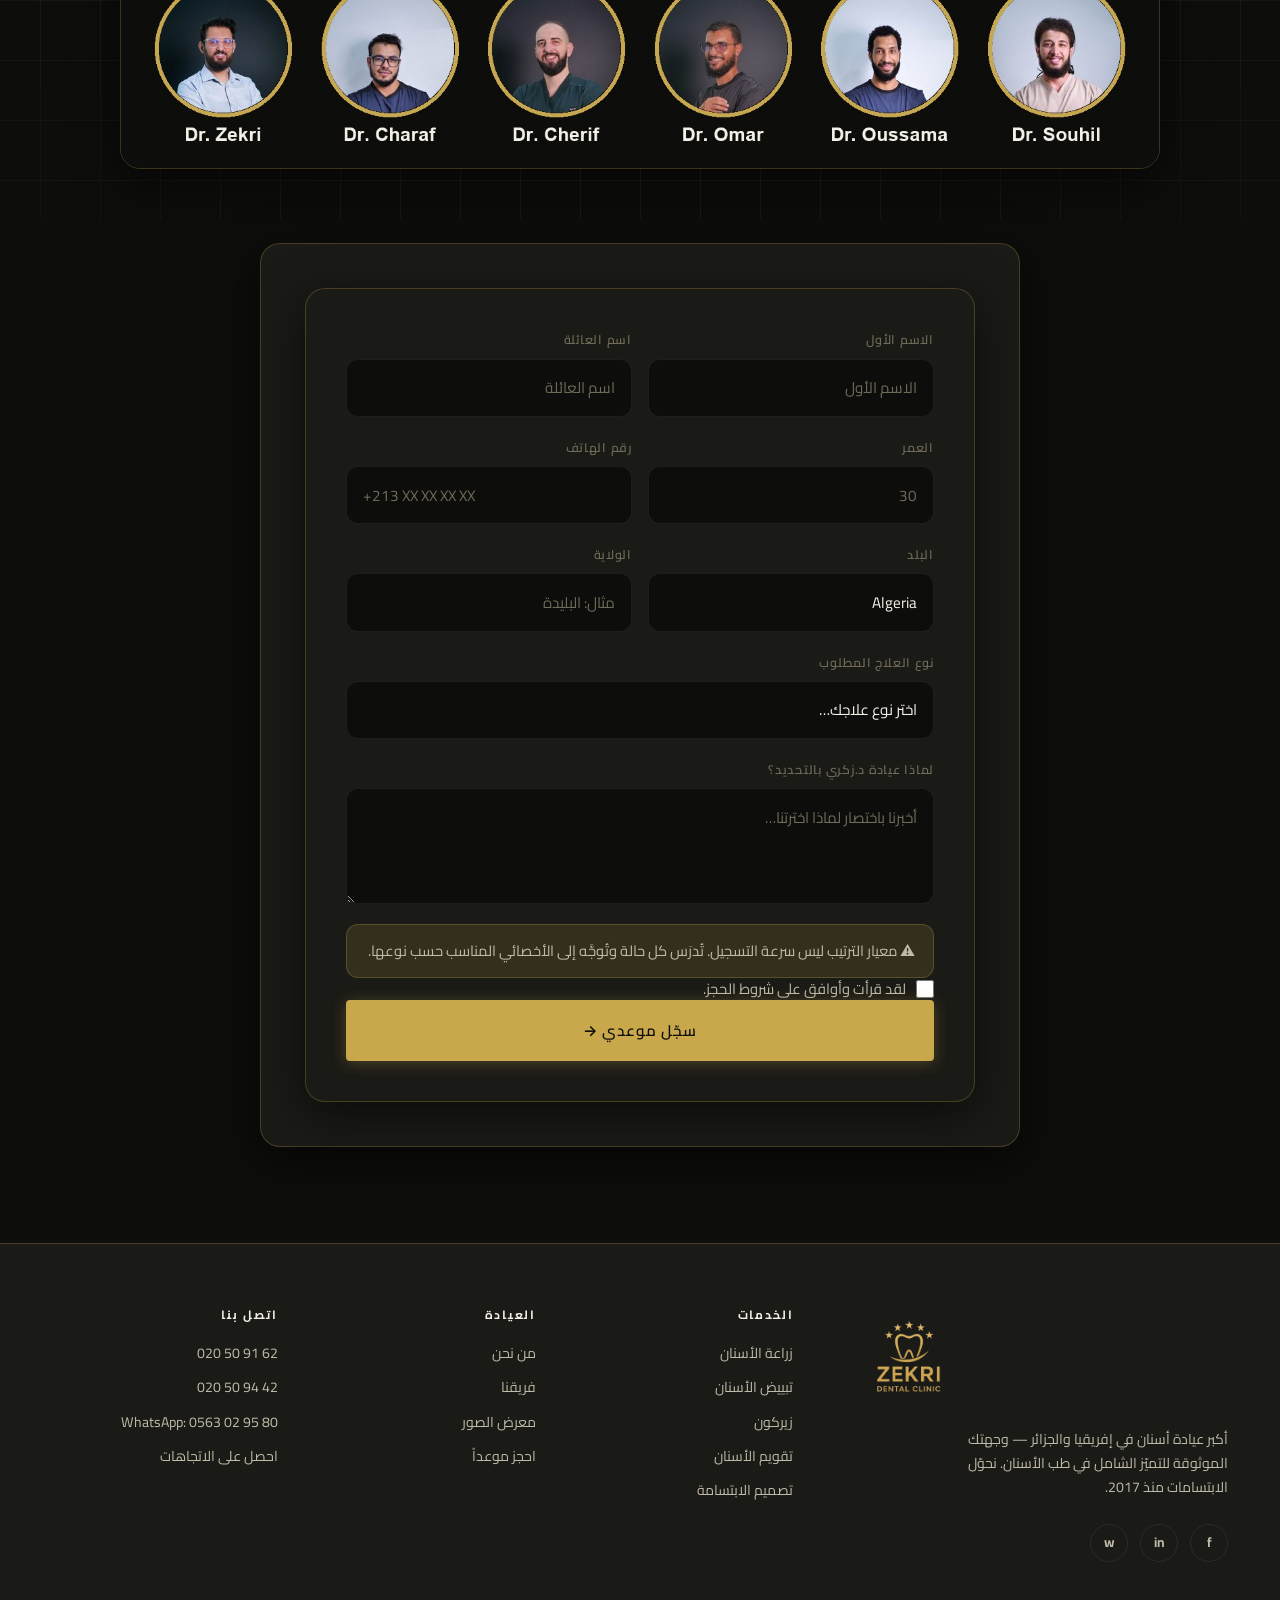
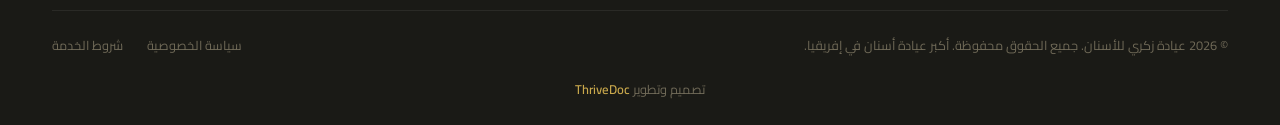
<file: appointments.html>
<!DOCTYPE html>
<html lang="en" dir="ltr" data-theme="dark">
<head>
  <meta charset="UTF-8" />
  <meta name="viewport" content="width=device-width, initial-scale=1.0" />
  <title>Book an Appointment — Zekri Dental Clinic</title>
  <link rel="preconnect" href="https://fonts.googleapis.com" />
  <link rel="preconnect" href="https://fonts.gstatic.com" crossorigin />
  <link href="https://fonts.googleapis.com/css2?family=Cormorant+Garamond:ital,wght@0,300;0,400;0,500;0,600;0,700;1,300;1,400&family=Inter:wght@300;400;500;600&family=Cairo:wght@400;500;600;700&display=swap" rel="stylesheet" />
  <link rel="icon" type="image/png" href="logo-mark.png" />
  <link rel="stylesheet" href="style.css?v=27" />
</head>
<body>

  <!-- ═══════════════ NAVIGATION ═══════════════ -->
  <nav class="nav" id="nav">
    <div class="nav__inner">
      <a href="/" class="nav__logo">
        <img src="logo.png?v=27" alt="Zekri Dental Clinic" class="nav__logo-img" />
      </a>

      <ul class="nav__links">
        <li><a href="/#about" data-i18n="nav.about">About</a></li>
        <li><a href="/#services" data-i18n="nav.services">Services</a></li>
        <li><a href="/doctors" data-i18n="nav.team">Our Team</a></li>
        <li><a href="/#gallery" data-i18n="nav.gallery">Gallery</a></li>
        <li><a href="/#contact" data-i18n="nav.contact">Contact</a></li>
      </ul>

      <div class="nav__actions">
        <div class="lang-switch" id="langSwitch">
          <button class="lang-switch__btn" id="langBtn" aria-label="Language">
            <span class="lang-switch__globe">🌐</span>
            <span class="lang-switch__current" id="langCurrent">EN</span>
            <span class="lang-switch__chev">▾</span>
          </button>
          <ul class="lang-switch__menu" id="langMenu">
            <li><button data-lang="en"><span>🇬🇧</span> English</button></li>
            <li><button data-lang="fr"><span>🇫🇷</span> Français</button></li>
            <li><button data-lang="ar"><span>🇩🇿</span> العربية</button></li>
          </ul>
        </div>

        <a href="#appt-form" class="btn btn--gold" data-i18n="nav.book">Book Appointment</a>
        <button class="nav__burger" id="burger" aria-label="Menu">
          <span></span><span></span><span></span>
        </button>
      </div>
    </div>

    <div class="nav__mobile" id="mobileMenu">
      <ul>
        <li><a href="/#about" class="mobile-link" data-i18n="nav.about">About</a></li>
        <li><a href="/#services" class="mobile-link" data-i18n="nav.services">Services</a></li>
        <li><a href="/doctors" class="mobile-link" data-i18n="nav.team">Our Team</a></li>
        <li><a href="/#gallery" class="mobile-link" data-i18n="nav.gallery">Gallery</a></li>
        <li><a href="/#contact" class="mobile-link" data-i18n="nav.contact">Contact</a></li>
        <li><a href="#appt-form" class="btn btn--gold mobile-link" data-i18n="nav.book">Book Appointment</a></li>
      </ul>
    </div>
  </nav>

  <!-- ═══════════════ HERO ═══════════════ -->
  <header class="appt-hero">
    <div class="hero__bg">
      <div class="hero__orb hero__orb--1"></div>
      <div class="hero__grid"></div>
    </div>
    <div class="container appt-hero__inner">
      <div class="appt-hero__head reveal">
        <a href="/" class="docs-hero__back" data-i18n="docs.back">← Back to Home</a>
        <div class="appt-hero__eyebrow-row">
          <span class="section-eyebrow" data-i18n="appt.eyebrow">Appointments 2026</span>
          <span class="appt-openpill" data-i18n="appt.open">Registrations Open</span>
        </div>
        <h1 class="appt-hero__title" data-i18n="appt.title">Book Your Appointment</h1>
        <p class="appt-hero__intro" data-i18n="appt.intro">Registrations for 2026 are now open. Complete the form below to request your spot at the largest dental clinic in Africa — our coordinators will contact you to confirm.</p>
        <a href="#appt-form" class="btn btn--gold btn--lg" data-i18n="nav.book">Book Appointment</a>
      </div>

      <div class="appt-poster reveal reveal--delay-1">
        <img src="team-poster.jpg?v=27" alt="Zekri Dental Clinic — Appointments 2026 &amp; Our Specialist Team" />
      </div>
    </div>
  </header>

  <!-- ═══════════════ APPOINTMENT FORM ═══════════════ -->
  <main class="appt-main section" id="appt-form">
    <div class="container">
      <div class="appt-form-card reveal">
        <form class="booking__form" id="bookingForm" onsubmit="handleBooking(event)">

          <div class="form-row">
            <div class="form-group">
              <label for="fname" data-i18n="form.fname">First Name</label>
              <input type="text" id="fname" placeholder="Ahmed" data-i18n-ph="form.fname" required />
            </div>
            <div class="form-group">
              <label for="lname" data-i18n="form.lname">Last Name</label>
              <input type="text" id="lname" placeholder="Benali" data-i18n-ph="form.lname" required />
            </div>
          </div>

          <div class="form-row">
            <div class="form-group">
              <label for="age" data-i18n="form.age">Age</label>
              <input type="number" id="age" min="1" max="120" placeholder="30" required />
            </div>
            <div class="form-group">
              <label for="phone" data-i18n="form.phone">Phone Number</label>
              <input type="tel" id="phone" placeholder="+213 XX XX XX XX" required />
            </div>
          </div>

          <div class="form-row">
            <div class="form-group">
              <label for="country" data-i18n="form.country">Country</label>
              <input type="text" id="country" value="Algeria" required />
            </div>
            <div class="form-group">
              <label for="wilaya" data-i18n="form.wilaya">Wilaya / Province</label>
              <input type="text" id="wilaya" placeholder="e.g. Blida" data-i18n-ph="form.wilaya.ph" required />
            </div>
          </div>

          <div class="form-group">
            <label for="problem" data-i18n="form.problem">Treatment Needed</label>
            <select id="problem" required>
              <option value="" disabled selected data-i18n="form.problem.ph">Select your treatment…</option>
              <option value="zirconia" data-i18n="form.cat.zirconia">Zirconium Crowns or Dental Implants</option>
              <option value="fillings" data-i18n="form.cat.fillings">Fillings & Dental Treatment</option>
              <option value="ortho" data-i18n="form.cat.ortho">Orthodontics (ODF)</option>
              <option value="whitening" data-i18n="form.cat.whitening">Teeth Whitening</option>
            </select>
          </div>

          <!-- Shown only when Zirconium / Implants is selected -->
          <div class="appt-conditional" id="zirconiaBlock" hidden>
            <div class="appt-price" data-i18n="form.zircprice">Zirconium crowns — 43,000 DZD</div>
            <div class="form-group">
              <label for="treattype" data-i18n="form.treattype">Type of Restoration</label>
              <select id="treattype">
                <option value="" disabled selected data-i18n="form.tt.ph">Select restoration type…</option>
                <option data-i18n="form.tt.noimplant">Crowns without implants</option>
                <option data-i18n="form.tt.someimplant">Crowns with some implants</option>
                <option data-i18n="form.tt.fullimplant">Full implantation</option>
              </select>
            </div>
            <div class="appt-notice appt-notice--sm" data-i18n="form.ceramic">⚠️ Ceramic crowns are not available this year.</div>
          </div>

          <div class="form-group">
            <label for="why" data-i18n="form.why">Why Zekri Dental Clinic specifically?</label>
            <textarea id="why" rows="3" placeholder="Tell us briefly why you chose us…" data-i18n-ph="form.why.ph"></textarea>
          </div>

          <div class="appt-notice" data-i18n="form.notice">⚠️ Priority is based on your dental case — not on how quickly you register.</div>

          <label class="appt-check">
            <input type="checkbox" id="terms" required />
            <span data-i18n="form.terms">I have read and agree to the booking terms.</span>
          </label>

          <button type="submit" class="btn btn--gold btn--full" data-i18n="form.register">Register My Appointment →</button>

          <div class="form-success" id="formSuccess" data-i18n="form.success">
            ✓ Thank you! We will contact you within 24 hours.
          </div>
        </form>
      </div>
    </div>
  </main>

  <!-- ═══════════════ FOOTER ═══════════════ -->
  <footer class="footer">
    <div class="container">
      <div class="footer__top">
        <div class="footer__brand">
          <a href="/" class="nav__logo">
            <img src="logo.png?v=27" alt="Zekri Dental Clinic" class="nav__logo-img" />
          </a>
          <p data-i18n="footer.tagline">The largest dental clinic in Africa and Algeria — your trusted destination for comprehensive dental excellence.</p>
          <div class="footer__social">
            <a href="https://www.facebook.com/cabinetdentairezekri/" target="_blank" rel="noopener" aria-label="Facebook">f</a>
            <a href="https://www.instagram.com/zekri_dental_clinic/" target="_blank" rel="noopener" aria-label="Instagram">in</a>
            <a href="https://wa.me/213563029580" target="_blank" rel="noopener" aria-label="WhatsApp">w</a>
          </div>
        </div>

        <div class="footer__links">
          <div class="footer__col">
            <h4 data-i18n="footer.services">Services</h4>
            <ul>
              <li><a href="/#services" data-i18n="srv.implants.t">Dental Implants</a></li>
              <li><a href="/#services" data-i18n="srv.whitening.t">Teeth Whitening</a></li>
              <li><a href="/#services" data-i18n="srv.veneers.t">Porcelain Veneers</a></li>
              <li><a href="/#services" data-i18n="srv.ortho.t">Orthodontics</a></li>
              <li><a href="/#services" data-i18n="srv.smile.t">Smile Design</a></li>
            </ul>
          </div>
          <div class="footer__col">
            <h4 data-i18n="footer.clinic">Clinic</h4>
            <ul>
              <li><a href="/#about" data-i18n="footer.about">About Us</a></li>
              <li><a href="/doctors" data-i18n="nav.team">Our Team</a></li>
              <li><a href="/#gallery" data-i18n="nav.gallery">Gallery</a></li>
              <li><a href="/appointments" data-i18n="nav.book">Book Appointment</a></li>
            </ul>
          </div>
          <div class="footer__col">
            <h4 data-i18n="footer.contact">Contact</h4>
            <ul>
              <li><a href="tel:020509162">020 50 91 62</a></li>
              <li><a href="tel:020509442">020 50 94 42</a></li>
              <li><a href="https://wa.me/213563029580" target="_blank" rel="noopener" dir="ltr">WhatsApp: 0563 02 95 80</a></li>
              <li><a href="https://share.google/34iK57y8YLto9mi32" target="_blank" rel="noopener" data-i18n="contact.directions">Get Directions</a></li>
            </ul>
          </div>
        </div>
      </div>

      <div class="footer__bottom">
        <p data-i18n="footer.copyright">© 2026 Zekri Dental Clinic. All rights reserved. Africa's Largest Dental Clinic.</p>
        <div class="footer__bottom-links">
          <a href="#" data-i18n="footer.privacy">Privacy Policy</a>
          <a href="#" data-i18n="footer.terms">Terms of Service</a>
        </div>
        <p class="footer__credit"><span data-i18n="footer.credit">Conception &amp; Design</span> <a href="https://www.thrivedoc.co/" target="_blank" rel="noopener">ThriveDoc</a></p>
      </div>
    </div>
  </footer>

  <script src="translations.js?v=27"></script>
  <script src="script.js?v=27"></script>
</body>
</html>
</file>
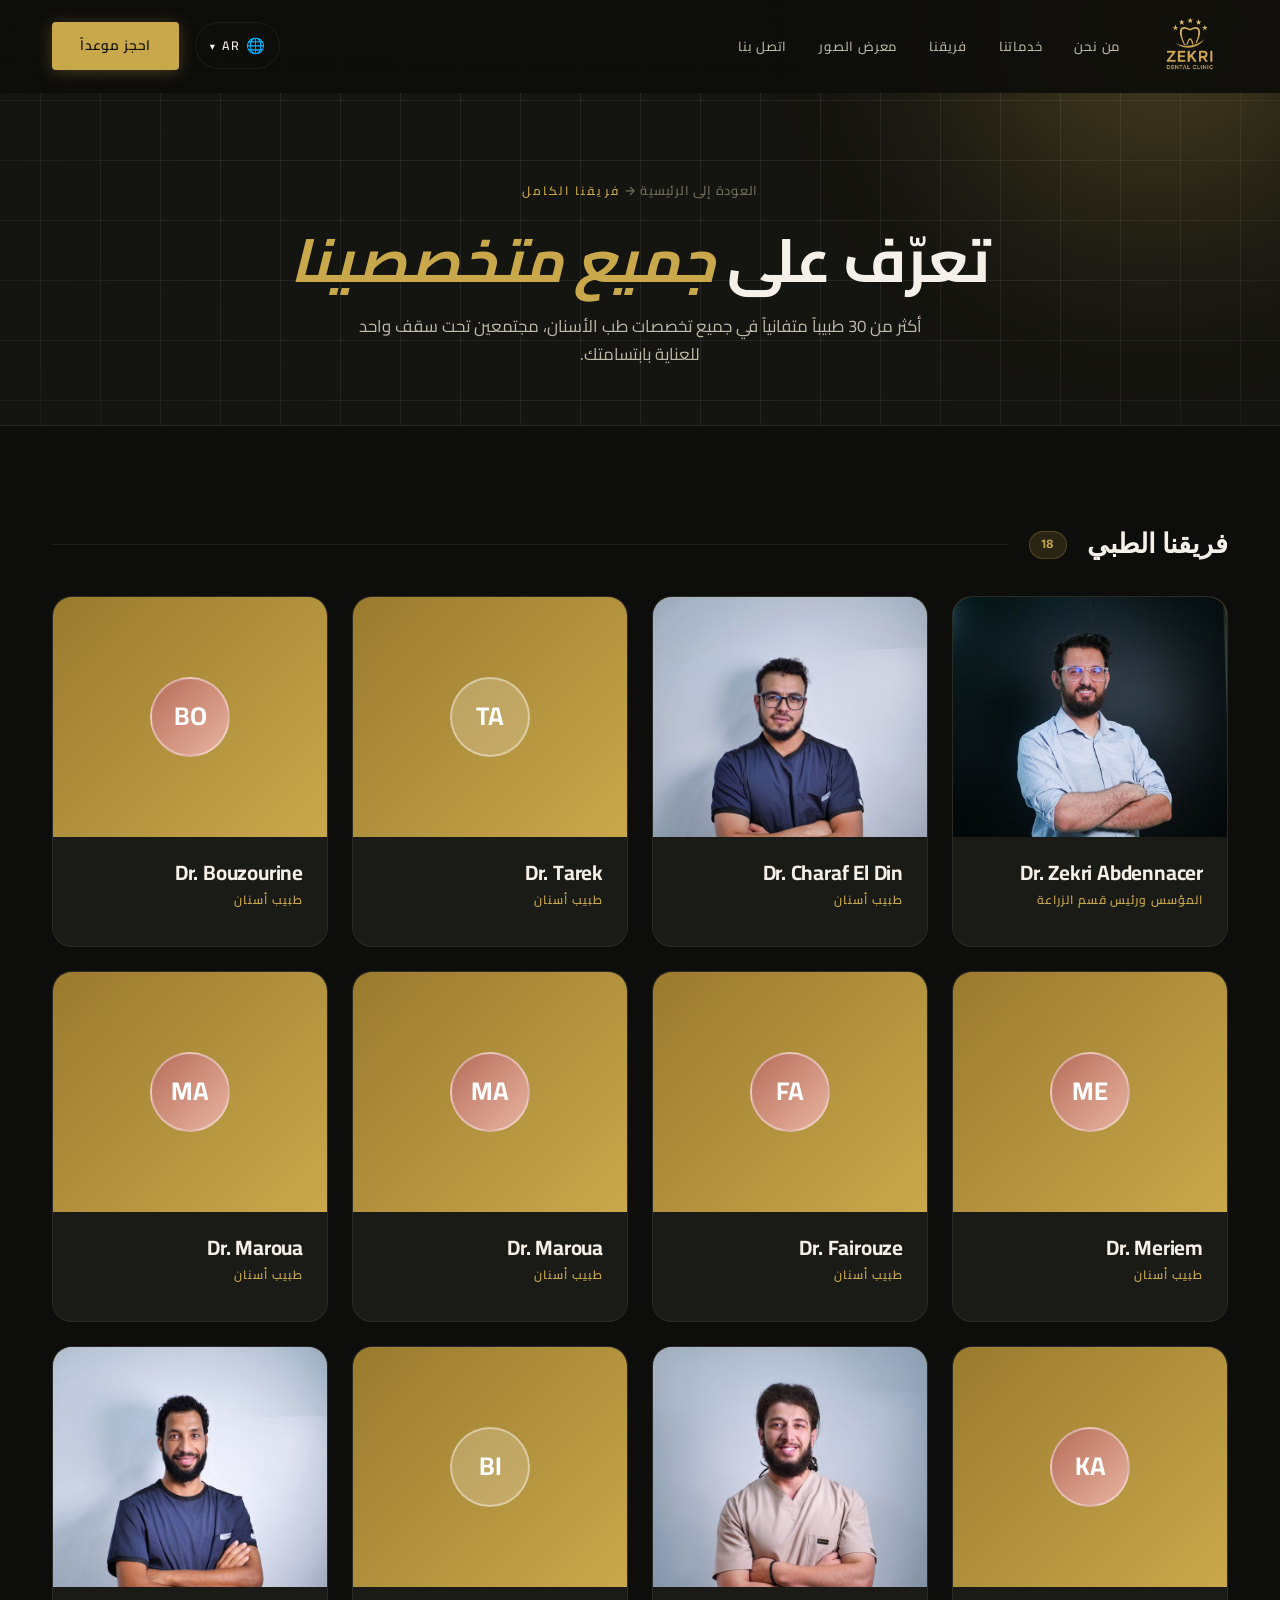
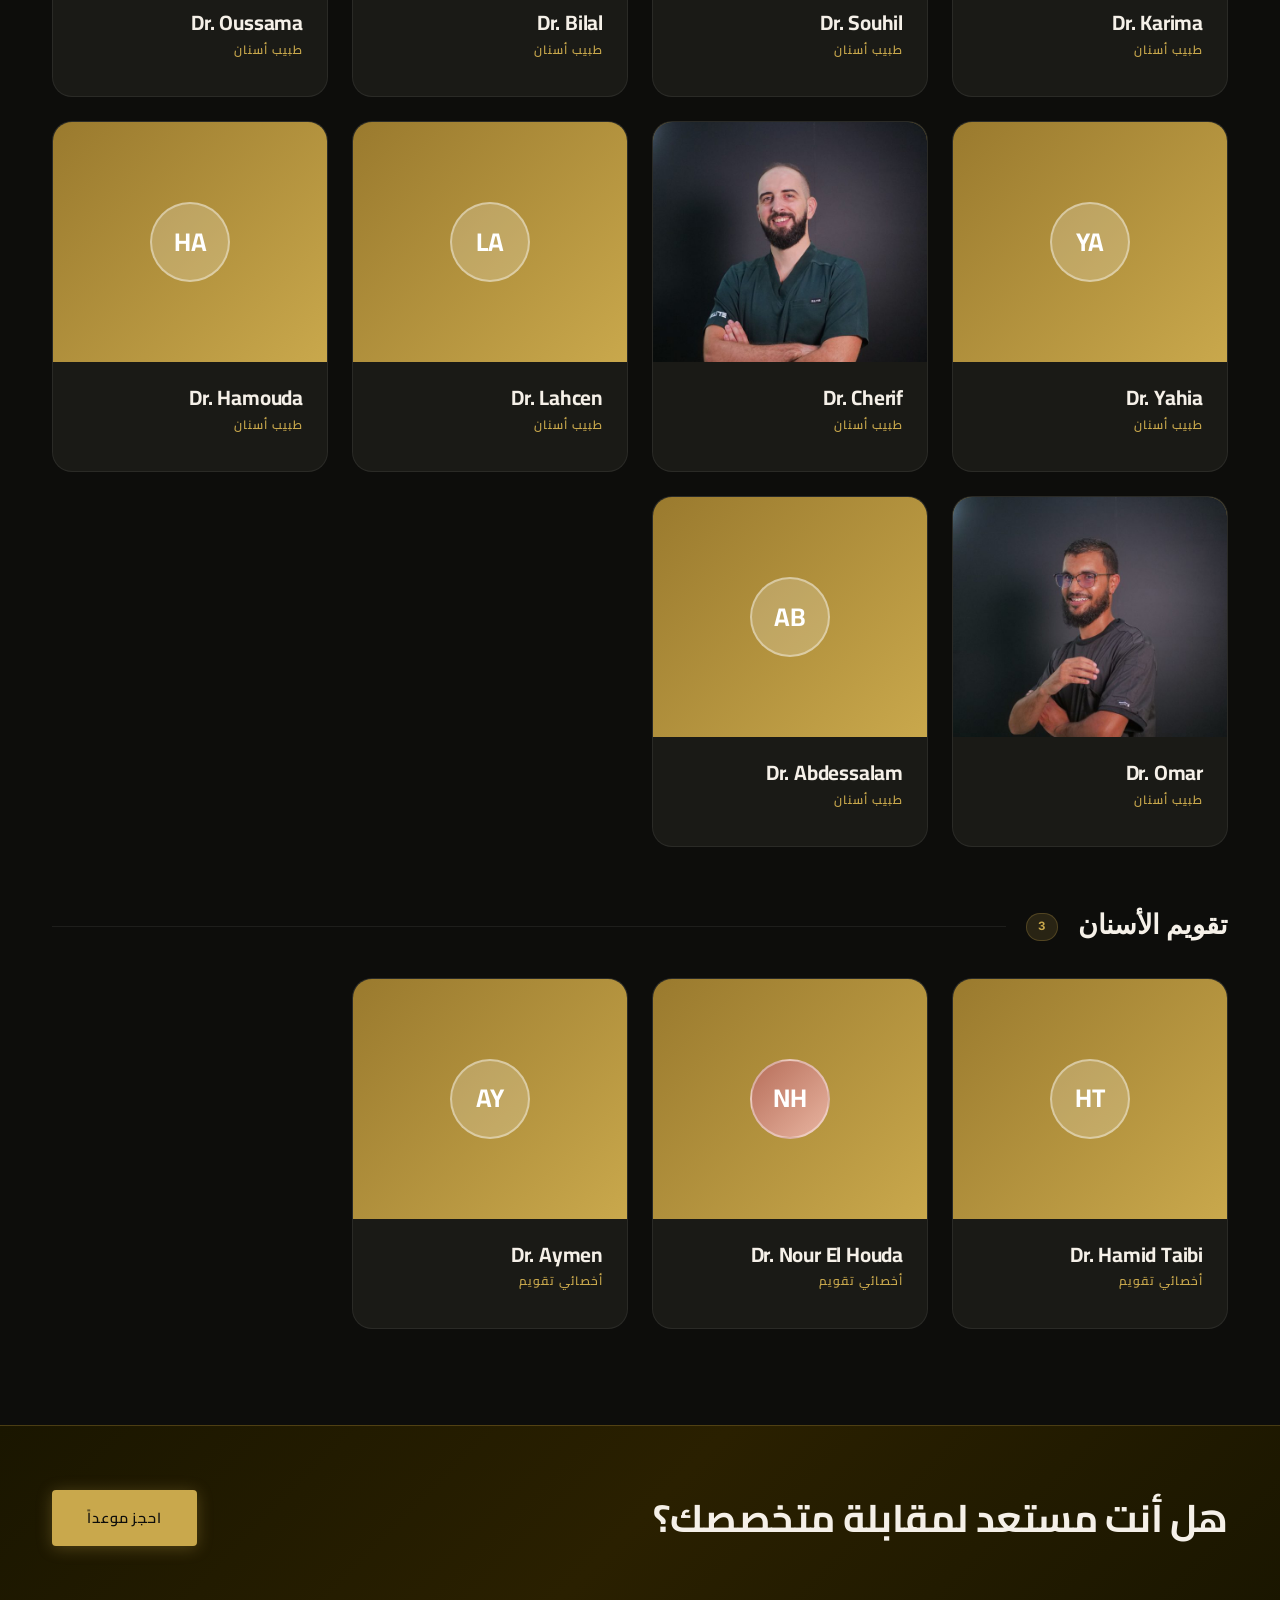
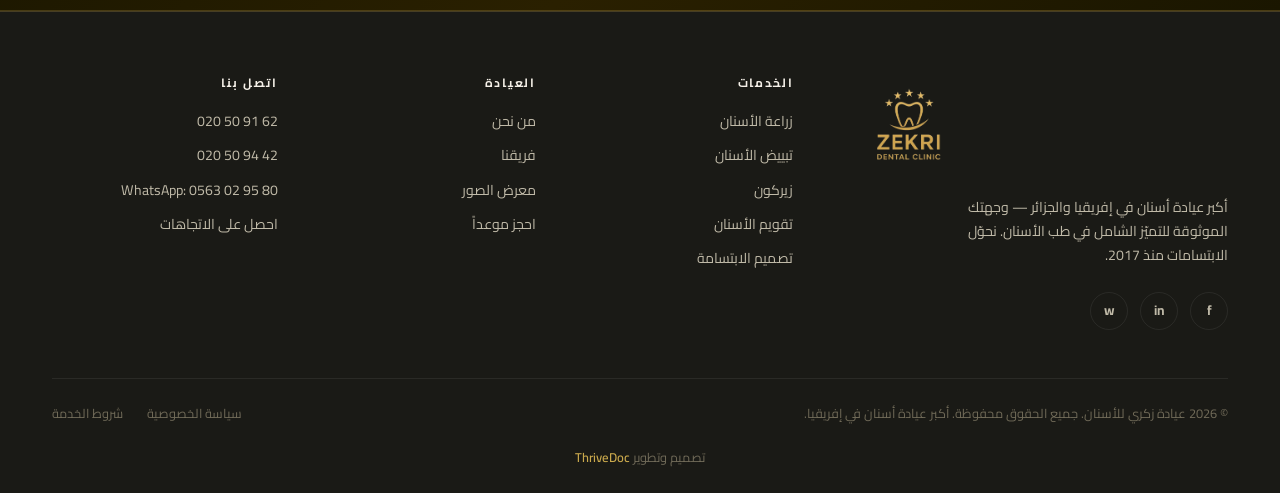
<file: doctors.html>
<!DOCTYPE html>
<html lang="en" dir="ltr" data-theme="dark">
<head>
  <meta charset="UTF-8" />
  <meta name="viewport" content="width=device-width, initial-scale=1.0" />
  <title>Our Specialists — Zekri Dental Clinic</title>
  <link rel="preconnect" href="https://fonts.googleapis.com" />
  <link rel="preconnect" href="https://fonts.gstatic.com" crossorigin />
  <link href="https://fonts.googleapis.com/css2?family=Cormorant+Garamond:ital,wght@0,300;0,400;0,500;0,600;0,700;1,300;1,400&family=Inter:wght@300;400;500;600&family=Cairo:wght@400;500;600;700&display=swap" rel="stylesheet" />
  <link rel="icon" type="image/png" href="logo-mark.png" />
  <link rel="stylesheet" href="style.css?v=27" />
</head>
<body>

  <!-- ═══════════════ NAVIGATION ═══════════════ -->
  <nav class="nav" id="nav">
    <div class="nav__inner">
      <a href="/" class="nav__logo">
        <img src="logo.png?v=27" alt="Zekri Dental Clinic" class="nav__logo-img" />
      </a>

      <ul class="nav__links">
        <li><a href="/#about" data-i18n="nav.about">About</a></li>
        <li><a href="/#services" data-i18n="nav.services">Services</a></li>
        <li><a href="/doctors" data-i18n="nav.team">Our Team</a></li>
        <li><a href="/#gallery" data-i18n="nav.gallery">Gallery</a></li>
        <li><a href="/#contact" data-i18n="nav.contact">Contact</a></li>
      </ul>

      <div class="nav__actions">
        <div class="lang-switch" id="langSwitch">
          <button class="lang-switch__btn" id="langBtn" aria-label="Language">
            <span class="lang-switch__globe">🌐</span>
            <span class="lang-switch__current" id="langCurrent">EN</span>
            <span class="lang-switch__chev">▾</span>
          </button>
          <ul class="lang-switch__menu" id="langMenu">
            <li><button data-lang="en"><span>🇬🇧</span> English</button></li>
            <li><button data-lang="fr"><span>🇫🇷</span> Français</button></li>
            <li><button data-lang="ar"><span>🇩🇿</span> العربية</button></li>
          </ul>
        </div>

        <a href="/appointments" class="btn btn--gold" data-i18n="nav.book">Book Appointment</a>
        <button class="nav__burger" id="burger" aria-label="Menu">
          <span></span><span></span><span></span>
        </button>
      </div>
    </div>

    <div class="nav__mobile" id="mobileMenu">
      <ul>
        <li><a href="/#about" class="mobile-link" data-i18n="nav.about">About</a></li>
        <li><a href="/#services" class="mobile-link" data-i18n="nav.services">Services</a></li>
        <li><a href="/doctors" class="mobile-link" data-i18n="nav.team">Our Team</a></li>
        <li><a href="/#gallery" class="mobile-link" data-i18n="nav.gallery">Gallery</a></li>
        <li><a href="/#contact" class="mobile-link" data-i18n="nav.contact">Contact</a></li>
        <li><a href="/appointments" class="btn btn--gold mobile-link" data-i18n="nav.book">Book Appointment</a></li>
      </ul>
    </div>
  </nav>

  <!-- ═══════════════ PAGE HEADER ═══════════════ -->
  <header class="docs-hero">
    <div class="hero__bg">
      <div class="hero__orb hero__orb--1"></div>
      <div class="hero__grid"></div>
    </div>
    <div class="container docs-hero__inner">
      <a href="/" class="docs-hero__back" data-i18n="docs.back">← Back to Home</a>
      <div class="section-eyebrow" data-i18n="docs.eyebrow">Our Full Team</div>
      <h1 class="docs-hero__title" data-i18n-html="docs.title">Meet All Our <em>Specialists</em></h1>
      <p class="docs-hero__sub" data-i18n="docs.sub">More than 24 dedicated experts across every dental discipline.</p>
    </div>
  </header>

  <!-- ═══════════════ DOCTORS BY DEPARTMENT ═══════════════ -->
  <main class="docs-main section">
    <div class="container">
      <div id="doctorsRoot"></div>
    </div>
  </main>

  <!-- ═══════════════ CTA BAND ═══════════════ -->
  <section class="docs-cta">
    <div class="container">
      <div class="docs-cta__inner">
        <h2 data-i18n="docs.cta.title">Ready to meet your specialist?</h2>
        <a href="/appointments" class="btn btn--gold btn--lg" data-i18n="docs.cta.btn">Book an Appointment</a>
      </div>
    </div>
  </section>

  <!-- ═══════════════ FOOTER ═══════════════ -->
  <footer class="footer">
    <div class="container">
      <div class="footer__top">
        <div class="footer__brand">
          <a href="/" class="nav__logo">
            <img src="logo.png?v=27" alt="Zekri Dental Clinic" class="nav__logo-img" />
          </a>
          <p data-i18n="footer.tagline">The largest dental clinic in Africa and Algeria — your trusted destination for comprehensive dental excellence.</p>
          <div class="footer__social">
            <a href="https://www.facebook.com/cabinetdentairezekri/" target="_blank" rel="noopener" aria-label="Facebook">f</a>
            <a href="https://www.instagram.com/zekri_dental_clinic/" target="_blank" rel="noopener" aria-label="Instagram">in</a>
            <a href="https://wa.me/213563029580" target="_blank" rel="noopener" aria-label="WhatsApp">w</a>
          </div>
        </div>

        <div class="footer__links">
          <div class="footer__col">
            <h4 data-i18n="footer.services">Services</h4>
            <ul>
              <li><a href="/#services" data-i18n="srv.implants.t">Dental Implants</a></li>
              <li><a href="/#services" data-i18n="srv.whitening.t">Teeth Whitening</a></li>
              <li><a href="/#services" data-i18n="srv.veneers.t">Porcelain Veneers</a></li>
              <li><a href="/#services" data-i18n="srv.ortho.t">Orthodontics</a></li>
              <li><a href="/#services" data-i18n="srv.smile.t">Smile Design</a></li>
            </ul>
          </div>
          <div class="footer__col">
            <h4 data-i18n="footer.clinic">Clinic</h4>
            <ul>
              <li><a href="/#about" data-i18n="footer.about">About Us</a></li>
              <li><a href="/doctors" data-i18n="nav.team">Our Team</a></li>
              <li><a href="/#gallery" data-i18n="nav.gallery">Gallery</a></li>
              <li><a href="/appointments" data-i18n="nav.book">Book Appointment</a></li>
            </ul>
          </div>
          <div class="footer__col">
            <h4 data-i18n="footer.contact">Contact</h4>
            <ul>
              <li><a href="tel:020509162">020 50 91 62</a></li>
              <li><a href="tel:020509442">020 50 94 42</a></li>
              <li><a href="https://wa.me/213563029580" target="_blank" rel="noopener" dir="ltr">WhatsApp: 0563 02 95 80</a></li>
              <li><a href="https://share.google/34iK57y8YLto9mi32" target="_blank" rel="noopener" data-i18n="contact.directions">Get Directions</a></li>
            </ul>
          </div>
        </div>
      </div>

      <div class="footer__bottom">
        <p data-i18n="footer.copyright">© 2026 Zekri Dental Clinic. All rights reserved.</p>
        <div class="footer__bottom-links">
          <a href="#" data-i18n="footer.privacy">Privacy Policy</a>
          <a href="#" data-i18n="footer.terms">Terms of Service</a>
        </div>
        <p class="footer__credit"><span data-i18n="footer.credit">Conception &amp; Design</span> <a href="https://www.thrivedoc.co/" target="_blank" rel="noopener">ThriveDoc</a></p>
      </div>
    </div>
  </footer>

  <script src="translations.js?v=27"></script>
  <script src="doctors.js?v=27"></script>
  <script src="script.js?v=27"></script>
</body>
</html>
</file>
<file: style.css>
:root { --gold: #C9A84C; --gold-light: #E8C97A; --gold-dark: #9A7A2E; --gold-glow: rgba(201, 168, 76, 0.15); --gold-border: rgba(201, 168, 76, 0.25); --bg: #FAFAF8; --bg-2: #F4F1EB; --bg-card: #FFFFFF; --text: #1A1A1A; --text-2: #555550; --text-3: #888880; --border: rgba(0,0,0,0.08); --shadow: 0 4px 24px rgba(0,0,0,0.06); --shadow-lg: 0 12px 48px rgba(0,0,0,0.10); --nav-bg: rgba(250, 250, 248, 0.85); --radius: 12px; --radius-lg: 20px; --transition: 0.35s cubic-bezier(0.4,0,0.2,1); }

[data-theme="dark"] { --bg: #0D0D0B; --bg-2: #141410; --bg-card: #1A1A16; --text: #F5F0E8; --text-2: #C0BAA8; --text-3: #706A58; --border: rgba(255,255,255,0.07); --shadow: 0 4px 24px rgba(0,0,0,0.4); --shadow-lg: 0 12px 48px rgba(0,0,0,0.6); --nav-bg: rgba(13, 13, 11, 0.90); }

*, ::before, ::after { box-sizing: border-box; margin: 0px; padding: 0px; }

html { scroll-behavior: smooth; font-size: 16px; }

body { font-family: Inter, system-ui, sans-serif; background: var(--bg); color: var(--text); line-height: 1.7; transition: background var(--transition), color var(--transition); overflow-x: hidden; }

img { display: block; max-width: 100%; }

a { text-decoration: none; color: inherit; }

ul { list-style: none; }

button { cursor: pointer; border-width: medium; border-style: none; border-color: currentcolor; border-image: initial; background: none; font-family: inherit; }

input, select, textarea { font-family: inherit; }

.container { max-width: 1240px; margin: 0px auto; padding: 0px 2rem; }

.section { padding: 6rem 0px; }

h1, h2, h3, h4 { font-family: "Cormorant Garamond", Georgia, serif; line-height: 1.15; letter-spacing: -0.01em; }

em { font-style: italic; color: var(--gold); }

.section-eyebrow { display: inline-flex; align-items: center; gap: 0.6rem; font-size: 0.75rem; font-weight: 600; letter-spacing: 0.18em; text-transform: uppercase; color: var(--gold); margin-bottom: 1rem; }

.section-eyebrow::before { content: ""; width: 24px; height: 1px; background: var(--gold); }

.section-title { font-size: clamp(2rem, 4vw, 3rem); font-weight: 500; margin-bottom: 1rem; }

.section-sub { font-size: 1.05rem; color: var(--text-2); max-width: 560px; }

.section-header { text-align: center; margin-bottom: 4rem; }

.section-header .section-sub { margin: 0px auto; }

.btn { display: inline-flex; align-items: center; gap: 0.5rem; padding: 0.75rem 1.75rem; border-radius: 4px; font-size: 0.85rem; font-weight: 600; letter-spacing: 0.06em; text-transform: uppercase; transition: all var(--transition); white-space: nowrap; }

.btn--gold { background: var(--gold); color: rgb(13, 13, 11); box-shadow: rgba(201, 168, 76, 0.3) 0px 2px 16px; }

.btn--gold:hover { background: var(--gold-light); box-shadow: rgba(201, 168, 76, 0.5) 0px 4px 28px; transform: translateY(-1px); }

.btn--ghost { background: transparent; color: var(--text); border: 1px solid var(--border); }

.btn--ghost:hover { border-color: var(--gold); color: var(--gold); }

.btn--lg { padding: 1rem 2.2rem; font-size: 0.9rem; }

.btn--full { width: 100%; justify-content: center; padding: 1rem; font-size: 0.95rem; }

.reveal { opacity: 0; transform: translateY(32px); transition: opacity 0.7s, transform 0.7s; }

.reveal.visible { opacity: 1; transform: translateY(0px); }

.reveal--delay-1 { transition-delay: 0.1s; }

.reveal--delay-2 { transition-delay: 0.2s; }

.reveal--delay-3 { transition-delay: 0.3s; }

.reveal--delay-4 { transition-delay: 0.4s; }

.nav { position: fixed; top: 0px; left: 0px; right: 0px; z-index: 1000; background: var(--nav-bg); backdrop-filter: blur(20px); border-bottom: 1px solid transparent; transition: all var(--transition); }

.nav.scrolled { border-bottom-color: var(--gold-border); box-shadow: var(--shadow); }

.nav__inner { max-width: 1240px; margin: 0px auto; padding: 0px 2rem; height: 92px; display: flex; align-items: center; gap: 2rem; }

.nav__logo { display: flex; align-items: center; gap: 0.6rem; flex-shrink: 0; }

.nav__logo-img { height: 76px; width: auto; display: block; flex-shrink: 0; }

.footer__brand .nav__logo-img { height: 104px; }

@media (max-width: 560px) {
  .nav__logo-img { height: 60px; }
}

.nav__logo-text { font-family: "Cormorant Garamond", serif; font-size: 1.4rem; font-weight: 600; letter-spacing: 0.12em; color: var(--text); }

.nav__logo-sub { font-size: 0.6rem; font-weight: 600; letter-spacing: 0.2em; text-transform: uppercase; color: var(--gold); padding-left: 0.4rem; border-left: 1px solid var(--gold-border); }

.nav__links { display: flex; align-items: center; gap: 2rem; margin-left: auto; }

.nav__links a { font-size: 0.82rem; font-weight: 500; letter-spacing: 0.06em; text-transform: uppercase; color: var(--text-2); transition: color var(--transition); position: relative; }

.nav__links a::after { content: ""; position: absolute; bottom: -3px; left: 0px; width: 0px; height: 1px; background: var(--gold); transition: width var(--transition); }

.nav__links a:hover { color: var(--gold); }

.nav__links a:hover::after { width: 100%; }

.nav__actions { display: flex; align-items: center; gap: 1rem; flex-shrink: 0; }

.theme-toggle { width: 40px; height: 40px; border-radius: 50%; border: 1px solid var(--border); display: flex; align-items: center; justify-content: center; font-size: 1.1rem; transition: all var(--transition); color: var(--text); }

.theme-toggle:hover { border-color: var(--gold); color: var(--gold); }

.lang-switch { position: relative; }

.lang-switch__btn { display: flex; align-items: center; gap: 0.4rem; padding: 0.5rem 0.85rem; border: 1px solid var(--border); border-radius: 100px; color: var(--text); font-size: 0.78rem; font-weight: 600; letter-spacing: 0.05em; transition: all var(--transition); }

.lang-switch__btn:hover { border-color: var(--gold); color: var(--gold); }

.lang-switch__globe { font-size: 0.95rem; }

.lang-switch__chev { font-size: 0.65rem; transition: transform var(--transition); }

.lang-switch.open .lang-switch__chev { transform: rotate(180deg); }

.lang-switch__menu { position: absolute; top: calc(100% + 0.5rem); right: 0px; min-width: 160px; background: var(--bg-card); border: 1px solid var(--gold-border); border-radius: var(--radius); box-shadow: var(--shadow-lg); padding: 0.4rem; opacity: 0; visibility: hidden; transform: translateY(-8px); transition: all var(--transition); z-index: 1100; }

.lang-switch.open .lang-switch__menu { opacity: 1; visibility: visible; transform: translateY(0px); }

.lang-switch__menu li { width: 100%; }

.lang-switch__menu button { display: flex; align-items: center; gap: 0.7rem; width: 100%; padding: 0.65rem 0.85rem; border-radius: 8px; color: var(--text-2); font-size: 0.9rem; font-weight: 500; text-align: left; transition: all var(--transition); }

.lang-switch__menu button span { font-size: 1.1rem; }

.lang-switch__menu button:hover { background: var(--gold-glow); color: var(--gold); }

.lang-switch__menu button.active { background: var(--gold-glow); color: var(--gold); }

.nav__burger { display: none; flex-direction: column; gap: 5px; padding: 8px; }

.nav__burger span { display: block; width: 22px; height: 2px; background: var(--text); transition: all var(--transition); border-radius: 2px; }

.nav__burger.open span:nth-child(1) { transform: translateY(7px) rotate(45deg); }

.nav__burger.open span:nth-child(2) { opacity: 0; }

.nav__burger.open span:nth-child(3) { transform: translateY(-7px) rotate(-45deg); }

.nav__mobile { display: none; padding: 1.5rem 2rem 2rem; border-top: 1px solid var(--border); }

.nav__mobile.open { display: block; }

.nav__mobile ul { display: flex; flex-direction: column; gap: 1rem; }

.nav__mobile a { font-size: 1rem; font-weight: 500; color: var(--text-2); }

.nav__mobile a:hover { color: var(--gold); }

.hero { min-height: 100vh; display: flex; align-items: center; justify-content: center; position: relative; padding: 10rem 2rem 6rem; overflow: hidden; }

.hero__bg { position: absolute; inset: 0px; pointer-events: none; }

.hero__orb { position: absolute; border-radius: 50%; filter: blur(80px); opacity: 0.35; }

.hero__orb--1 { width: 600px; height: 600px; background: radial-gradient(circle, var(--gold) 0%, transparent 70%); top: -200px; right: -100px; animation: 8s ease-in-out 0s infinite normal none running float; }

.hero__orb--2 { width: 400px; height: 400px; background: radial-gradient(circle, var(--gold-dark) 0%, transparent 70%); bottom: -100px; left: -100px; animation: 10s ease-in-out 0s infinite reverse none running float; }

@keyframes float { 
  0%, 100% { transform: translateY(0px) scale(1); }
  50% { transform: translateY(-30px) scale(1.05); }
}

.hero__grid { position: absolute; inset: 0px; background-image: linear-gradient(var(--border) 1px, transparent 1px),
    linear-gradient(90deg, var(--border) 1px, transparent 1px); background-size: 60px 60px; mask-image: radial-gradient(80% 80%, black 40%, transparent 100%); }

.hero__content { position: relative; text-align: center; max-width: 800px; }

.hero__badge { display: inline-flex; align-items: center; gap: 0.6rem; padding: 0.5rem 1.2rem; border: 1px solid var(--gold-border); border-radius: 100px; font-size: 0.78rem; font-weight: 600; letter-spacing: 0.1em; text-transform: uppercase; color: var(--gold); margin-bottom: 2rem; background: var(--gold-glow); }

.hero__badge-dot { width: 6px; height: 6px; border-radius: 50%; background: var(--gold); animation: 2s ease 0s infinite normal none running pulse; }

@keyframes pulse { 
  0%, 100% { opacity: 1; transform: scale(1); }
  50% { opacity: 0.5; transform: scale(1.4); }
}

.hero__title { font-size: clamp(3rem, 8vw, 6rem); font-weight: 400; line-height: 1.05; margin-bottom: 1.5rem; letter-spacing: -0.02em; }

.hero__sub { font-size: 1.1rem; color: var(--text-2); line-height: 1.8; margin-bottom: 2.5rem; }

.hero__cta { display: flex; justify-content: center; margin-bottom: 4rem; }
.hero__cta-book { justify-content: center; font-size: clamp(1rem, 3vw, 1.2rem); padding: clamp(1.1rem, 3vw, 1.5rem) clamp(2.2rem, 8vw, 3.6rem); letter-spacing: 0.08em; border-radius: 6px; animation: ctaGlow 2.6s ease-in-out infinite; }
.hero__cta-book:hover { transform: translateY(-2px) scale(1.03); }
@keyframes ctaGlow {
  0%, 100% { box-shadow: 0 2px 16px rgba(201, 168, 76, 0.35); }
  50% { box-shadow: 0 6px 36px rgba(201, 168, 76, 0.7); }
}
@media (prefers-reduced-motion: reduce) { .hero__cta-book { animation: none; } }

.hero__stats { display: flex; align-items: center; justify-content: center; gap: 0px; flex-wrap: wrap; padding: 2rem; background: var(--bg-card); border: 1px solid var(--gold-border); border-radius: var(--radius-lg); box-shadow: var(--shadow-lg); }

.stat { display: flex; flex-direction: column; align-items: center; padding: 0px 2.5rem; }

.stat__num { font-family: "Cormorant Garamond", serif; font-size: 2.5rem; font-weight: 600; color: var(--gold); line-height: 1; }

.stat__label { font-size: 0.75rem; color: var(--text-3); text-transform: uppercase; letter-spacing: 0.08em; margin-top: 0.3rem; }

.stat__divider { width: 1px; height: 40px; background: var(--border); }

/* Google Reviews stat — clickable */
.stat--reviews { text-decoration: none; cursor: pointer; border-radius: var(--radius); transition: transform var(--transition), background var(--transition); }
.stat--reviews:hover { transform: translateY(-2px); }
.stat--reviews:hover .stat__num,
.stat--reviews:hover .stat__label { color: var(--gold-light); }
.stat__star { color: var(--gold); margin-left: 0.12em; }

.hero__scroll { position: absolute; bottom: 2.5rem; left: 50%; transform: translateX(-50%); display: flex; flex-direction: column; align-items: center; gap: 0.75rem; color: var(--text-3); font-size: 0.7rem; letter-spacing: 0.14em; text-transform: uppercase; }

.hero__scroll-line { width: 1px; height: 40px; background: linear-gradient(to bottom, var(--gold), transparent); animation: 2s ease-in-out 0s infinite normal none running scrollLine; }
.hero__scroll--link { text-decoration: none; cursor: pointer; transition: color var(--transition); }
.hero__scroll--link:hover { color: var(--gold); }

@keyframes scrollLine { 
  0%, 100% { opacity: 1; height: 40px; }
  50% { opacity: 0.4; height: 20px; }
}

.marquee-strip { background: var(--gold); overflow: hidden; padding: 0.9rem 0px; }

.marquee-track { display: flex; gap: 2rem; width: max-content; animation: 30s linear 0s infinite normal none running marquee; }

.marquee-track span { font-size: 0.8rem; font-weight: 600; letter-spacing: 0.12em; text-transform: uppercase; color: rgb(13, 13, 11); white-space: nowrap; }

.marquee-dot { color: rgba(13, 13, 11, 0.4) !important; }

@keyframes marquee { 
  0% { transform: translateX(0px); }
  100% { transform: translateX(-50%); }
}

.about { background: var(--bg-2); }

.about__grid { display: grid; grid-template-columns: 1fr 1fr; gap: 5rem; align-items: center; }

.about__img-wrap { position: relative; }

.about__img-placeholder { aspect-ratio: 4 / 5; background: var(--bg-card); border: 1px solid var(--gold-border); border-radius: var(--radius-lg); display: flex; align-items: center; justify-content: center; overflow: hidden; box-shadow: var(--shadow-lg); }

.about__img-icon { font-size: 8rem; opacity: 0.08; }

.about__img { position: absolute; inset: 0px; width: 100%; height: 100%; object-fit: cover; object-position: center top; }

.about__badge-float { position: absolute; top: -1.5rem; right: -1.5rem; background: var(--gold); color: rgb(13, 13, 11); border-radius: var(--radius); padding: 1.2rem 1.5rem; text-align: center; box-shadow: rgba(201, 168, 76, 0.4) 0px 8px 32px; }

.about__badge-num { display: block; font-family: "Cormorant Garamond", serif; font-size: 2rem; font-weight: 700; line-height: 1; }

.about__badge-txt { font-size: 0.7rem; font-weight: 600; letter-spacing: 0.1em; text-transform: uppercase; }

.about__accent-card { position: absolute; bottom: -1.5rem; left: -1.5rem; background: var(--bg-card); border: 1px solid var(--gold-border); border-radius: var(--radius); padding: 1.2rem 1.5rem; box-shadow: var(--shadow-lg); }

.about__accent-num { display: block; font-family: "Cormorant Garamond", serif; font-size: 1.8rem; font-weight: 600; color: var(--gold); line-height: 1; }

.about__accent-txt { font-size: 0.72rem; color: var(--text-3); text-transform: uppercase; letter-spacing: 0.08em; }

.about__lead { font-size: 1.15rem; font-weight: 500; color: var(--text); margin-bottom: 1rem; }

.about__body { color: var(--text-2); margin-bottom: 2rem; }

.about__pillars { display: flex; flex-direction: column; gap: 1.25rem; margin-bottom: 2rem; }

.pillar { display: flex; gap: 1rem; align-items: flex-start; }

.pillar__icon { color: var(--gold); font-size: 1.2rem; flex-shrink: 0; margin-top: 0.1rem; }

.pillar strong { display: block; font-weight: 600; margin-bottom: 0.2rem; }

.pillar p { font-size: 0.9rem; color: var(--text-2); margin: 0px; }

.services { background: var(--bg); }

.services__grid { display: grid; grid-template-columns: repeat(4, 1fr); gap: 1.5rem; }

.service-card { background: var(--bg-card); border: 1px solid var(--border); border-radius: var(--radius-lg); padding: 2rem 1.75rem; transition: all var(--transition); position: relative; overflow: hidden; }

.service-card::before { content: ""; position: absolute; top: 0px; left: 0px; right: 0px; height: 2px; background: linear-gradient(90deg, var(--gold), var(--gold-light)); transform: scaleX(0); transition: transform var(--transition); transform-origin: left center; }

.service-card:hover { border-color: var(--gold-border); box-shadow: var(--shadow-lg), 0 0 0 1px var(--gold-border); transform: translateY(-4px); }

.service-card:hover::before { transform: scaleX(1); }

.service-card__icon { width: 58px; height: 58px; margin-bottom: 1.5rem; border-radius: 16px; display: flex; align-items: center; justify-content: center; position: relative; overflow: hidden; background: var(--gold-glow); border: 1px solid var(--gold-border); transition: transform 0.45s cubic-bezier(0.34, 1.56, 0.64, 1), background 0.45s, border-color 0.45s, box-shadow 0.45s; }

.service-card__icon svg { width: 28px; height: 28px; fill: none; stroke: var(--gold); stroke-width: 1.6; stroke-linecap: round; stroke-linejoin: round; position: relative; z-index: 2; transition: stroke 0.45s, transform 0.55s cubic-bezier(0.34, 1.56, 0.64, 1); }

.service-card__icon::before { content: ""; position: absolute; inset: 0px; z-index: 1; background: linear-gradient(115deg, transparent 38%, rgba(232, 201, 122, 0.55) 50%, transparent 62%); transform: translateX(-130%); animation: 6s ease-in-out 0s infinite normal none running iconSheen; }

@keyframes iconSheen { 
  0%, 12%, 100% { transform: translateX(-130%); }
  20% { transform: translateX(130%); }
}

.services__grid .service-card:nth-child(2) .service-card__icon::before { animation-delay: 0.5s; }

.services__grid .service-card:nth-child(3) .service-card__icon::before { animation-delay: 1s; }

.services__grid .service-card:nth-child(4) .service-card__icon::before { animation-delay: 1.5s; }

.services__grid .service-card:nth-child(5) .service-card__icon::before { animation-delay: 2s; }

.services__grid .service-card:nth-child(6) .service-card__icon::before { animation-delay: 2.5s; }

.services__grid .service-card:nth-child(7) .service-card__icon::before { animation-delay: 3s; }

.services__grid .service-card:nth-child(8) .service-card__icon::before { animation-delay: 3.5s; }

.service-card:hover .service-card__icon { background: linear-gradient(135deg, var(--gold-dark), var(--gold) 55%, var(--gold-light)); border-color: var(--gold); box-shadow: rgba(201, 168, 76, 0.45) 0px 10px 26px; transform: translateY(-5px) rotate(-7deg) scale(1.05); }

.service-card:hover .service-card__icon svg { stroke: rgb(13, 13, 11); transform: rotate(7deg) scale(1.08); }

@media (prefers-reduced-motion: reduce) {
  .service-card__icon::before { animation: auto ease 0s 1 normal none running none; }
}

.service-card h3 { font-family: "Cormorant Garamond", serif; font-size: 1.3rem; font-weight: 600; margin-bottom: 0.75rem; }

.service-card p { font-size: 0.88rem; color: var(--text-2); line-height: 1.65; margin-bottom: 1.25rem; }

.service-card__tag { display: inline-block; padding: 0.2rem 0.7rem; background: var(--gold-glow); border: 1px solid var(--gold-border); border-radius: 100px; font-size: 0.68rem; font-weight: 600; letter-spacing: 0.1em; text-transform: uppercase; color: var(--gold); margin-bottom: 1rem; }

.service-card__link { font-size: 0.82rem; font-weight: 600; color: var(--gold); letter-spacing: 0.04em; transition: gap var(--transition); display: inline-flex; gap: 0.4rem; }

.service-card__link:hover { gap: 0.7rem; }

.experience-banner { background: linear-gradient(135deg, var(--gold-dark) 0%, var(--gold) 50%, var(--gold-light) 100%); padding: 5rem 0px; }

[data-theme="dark"] .experience-banner { background: linear-gradient(135deg, rgb(26, 22, 0) 0%, rgb(42, 32, 0) 50%, rgb(26, 22, 0) 100%); border-top: 1px solid var(--gold-border); border-bottom: 1px solid var(--gold-border); }

.experience-banner__inner { display: grid; grid-template-columns: 1fr 1fr; gap: 4rem; align-items: center; }

.experience-banner__text h2 { font-size: clamp(1.8rem, 3vw, 2.6rem); font-weight: 500; color: rgb(13, 13, 11); margin-bottom: 1rem; }

[data-theme="dark"] .experience-banner__text h2 { color: var(--text); }

.experience-banner__text h2 em { color: rgb(13, 13, 11); font-style: italic; }

[data-theme="dark"] .experience-banner__text h2 em { color: var(--gold); }

.experience-banner__text p { color: rgba(13, 13, 11, 0.75); margin-bottom: 2rem; line-height: 1.8; }

[data-theme="dark"] .experience-banner__text p { color: var(--text-2); }

[data-theme="dark"] .experience-banner__text .btn--gold { background: var(--gold); color: rgb(13, 13, 11); }

.experience-banner__features { display: grid; grid-template-columns: 1fr 1fr; gap: 1rem; }

.exp-feat { display: flex; align-items: center; gap: 0.75rem; background: rgba(13, 13, 11, 0.12); border-radius: var(--radius); padding: 0.9rem 1.1rem; font-size: 0.85rem; font-weight: 600; color: rgb(13, 13, 11); }

[data-theme="dark"] .exp-feat { background: rgba(201, 168, 76, 0.1); color: var(--text); border: 1px solid var(--gold-border); }

.exp-feat__icon { display: inline-flex; align-items: center; justify-content: center; width: 26px; height: 26px; flex-shrink: 0; }

.exp-feat__icon svg { width: 22px; height: 22px; fill: none; stroke: rgb(13, 13, 11); stroke-width: 1.7; stroke-linecap: round; stroke-linejoin: round; transition: transform 0.4s cubic-bezier(0.34, 1.56, 0.64, 1); }

[data-theme="dark"] .exp-feat__icon svg { stroke: var(--gold); }

.exp-feat:hover .exp-feat__icon svg { transform: scale(1.15); }

.team { background: var(--bg-2); }

.team__grid { display: grid; grid-template-columns: repeat(4, 1fr); gap: 1.5rem; }

.team-card { background: var(--bg-card); border: 1px solid var(--border); border-radius: var(--radius-lg); overflow: hidden; transition: all var(--transition); }

.team-card:hover { border-color: var(--gold-border); box-shadow: var(--shadow-lg); transform: translateY(-4px); }

.team-card__photo { height: 240px; background: linear-gradient(135deg, var(--gold-dark), var(--gold)); display: flex; align-items: center; justify-content: center; position: relative; overflow: hidden; }

.team-card__img { position: absolute; inset: 0px; width: 100%; height: 100%; object-fit: cover; object-position: center 20%; transition: transform 0.6s cubic-bezier(0.4, 0, 0.2, 1); }

.team-card:hover .team-card__img { transform: scale(1.06); }

.team-card__avatar { width: 80px; height: 80px; border-radius: 50%; background: rgba(255, 255, 255, 0.2); border: 2px solid rgba(255, 255, 255, 0.4); display: flex; align-items: center; justify-content: center; font-family: "Cormorant Garamond", serif; font-size: 1.6rem; font-weight: 600; color: white; }

.team-card__info { padding: 1.5rem; }

.team-card__info h3 { font-family: "Cormorant Garamond", serif; font-size: 1.3rem; font-weight: 600; margin-bottom: 0.3rem; }

.team-card__role { display: block; font-size: 0.75rem; font-weight: 600; color: var(--gold); text-transform: uppercase; letter-spacing: 0.08em; margin-bottom: 0.75rem; }

.team-card__info p { font-size: 0.85rem; color: var(--text-2); line-height: 1.6; margin-bottom: 1rem; }

.team-card__creds { display: flex; flex-direction: column; gap: 0.3rem; }

.team-card__creds span { font-size: 0.78rem; color: var(--text-3); }

.team__more { margin-top: 2.5rem; display: flex; align-items: center; justify-content: space-between; gap: 2rem; flex-wrap: wrap; padding: 2rem 2.5rem; background: var(--bg-card); border: 1px solid var(--gold-border); border-radius: var(--radius-lg); box-shadow: var(--shadow); position: relative; overflow: hidden; }

.team__more::before { content: ""; position: absolute; inset: 0px; background: radial-gradient(ellipse 50% 100% at 0% 50%, var(--gold-glow), transparent 70%); pointer-events: none; }

.team__more-text { display: flex; align-items: center; gap: 1.5rem; position: relative; }

.team__more-num { font-family: "Cormorant Garamond", serif; font-size: 3.2rem; font-weight: 700; color: var(--gold); line-height: 1; flex-shrink: 0; }

.team__more-text strong { display: block; font-size: 1.1rem; font-weight: 600; margin-bottom: 0.25rem; }

.team__more-text p { font-size: 0.9rem; color: var(--text-2); margin: 0px; max-width: 440px; }

.team__more .btn { position: relative; flex-shrink: 0; }

@media (max-width: 600px) {
  .team__more { flex-direction: column; align-items: flex-start; padding: 1.75rem; }
  .team__more-num { font-size: 2.6rem; }
}

.docs-hero { position: relative; padding: 11rem 0px 3.5rem; overflow: hidden; text-align: center; background: var(--bg-2); border-bottom: 1px solid var(--border); }

.docs-hero__inner { position: relative; }

.docs-hero__back { display: inline-block; font-size: 0.8rem; font-weight: 600; letter-spacing: 0.06em; text-transform: uppercase; color: var(--text-3); margin-bottom: 1.5rem; transition: color var(--transition); }

.docs-hero__back:hover { color: var(--gold); }

.docs-hero .section-eyebrow::before { display: none; }

.docs-hero__title { font-size: clamp(2.4rem, 5vw, 3.8rem); font-weight: 500; margin-bottom: 1rem; }

.docs-hero__sub { font-size: 1.05rem; color: var(--text-2); max-width: 580px; margin: 0px auto; }

.docs-main { background: var(--bg); }

.dept { margin-bottom: 3.5rem; }

.dept:last-child { margin-bottom: 0px; }

.dept__title { display: flex; align-items: center; gap: 1.25rem; font-family: "Cormorant Garamond", serif; font-size: 1.7rem; font-weight: 600; margin-bottom: 1.75rem; }

.dept__title::after { content: ""; flex: 1 1 0%; height: 1px; background: var(--border); }

.dept__count { flex: 0 0 auto; font-family: Inter, sans-serif; font-size: 0.72rem; font-weight: 700; color: var(--gold); background: var(--gold-glow); border: 1px solid var(--gold-border); border-radius: 100px; padding: 0.2rem 0.7rem; letter-spacing: 0.04em; }

.team-card__avatar--icon { background: rgba(255, 255, 255, 0.16); }

.team-card__avatar--f { background: linear-gradient(135deg, rgb(183, 110, 90), rgb(232, 180, 160)); }

.team-card__avatar svg { width: 36px; height: 36px; fill: none; stroke: rgb(255, 255, 255); stroke-width: 1.5; stroke-linecap: round; stroke-linejoin: round; }

.docs-cta { background: linear-gradient(135deg, var(--gold-dark) 0%, var(--gold) 50%, var(--gold-light) 100%); padding: 4rem 0px; }

[data-theme="dark"] .docs-cta { background: linear-gradient(135deg, rgb(26, 22, 0) 0%, rgb(42, 32, 0) 50%, rgb(26, 22, 0) 100%); border-top: 1px solid var(--gold-border); border-bottom: 1px solid var(--gold-border); }

.docs-cta__inner { display: flex; align-items: center; justify-content: space-between; gap: 2rem; flex-wrap: wrap; }

.docs-cta__inner h2 { font-size: clamp(1.6rem, 3vw, 2.4rem); font-weight: 500; color: rgb(13, 13, 11); }

[data-theme="dark"] .docs-cta__inner h2 { color: var(--text); }

[data-theme="dark"] .docs-cta__inner .btn--gold { background: var(--gold); color: rgb(13, 13, 11); }

@media (max-width: 600px) {
  .docs-cta__inner { flex-direction: column; text-align: center; }
}

.gallery { background: var(--bg); }

.vgallery { display: flex; flex-direction: column; gap: 1.75rem; }

.vcard { display: block; width: 100%; text-align: left; background: none; border-width: medium; border-style: none; border-color: currentcolor; border-image: initial; padding: 0px; cursor: pointer; font-family: inherit; }

.vcard__media { position: relative; aspect-ratio: 9 / 16; border-radius: var(--radius-lg); overflow: hidden; border: 1px solid var(--border); transition: transform var(--transition), box-shadow var(--transition), border-color var(--transition); }

.vcard--featured { display: grid; grid-template-columns: 300px 1fr; gap: 2.75rem; align-items: center; padding: 1.75rem; background: var(--bg-card); border: 1px solid var(--gold-border); border-radius: var(--radius-lg); position: relative; overflow: hidden; }

.vcard--featured::before { content: ""; position: absolute; inset: 0px; background: radial-gradient(ellipse 60% 80% at 85% 50%, var(--gold-glow), transparent 70%); pointer-events: none; }

.vcard--featured .vcard__media { width: 300px; max-width: 100%; box-shadow: var(--shadow-lg); }

.vcard__feat-text { position: relative; display: flex; flex-direction: column; align-items: flex-start; gap: 1rem; }

.vcard__feat-eyebrow { padding: 0.35rem 0.9rem; border-radius: 100px; background: rgba(201, 168, 76, 0.92); color: rgb(13, 13, 11); font-size: 0.68rem; font-weight: 700; letter-spacing: 0.16em; text-transform: uppercase; }

.vcard__feat-title { font-family: "Cormorant Garamond", serif; font-size: clamp(1.8rem, 3.4vw, 3rem); font-weight: 600; color: var(--text); line-height: 1.1; }

.vcard__feat-cta { display: inline-flex; align-items: center; gap: 0.4rem; margin-top: 0.4rem; color: var(--gold); font-weight: 600; font-size: 0.95rem; transition: gap var(--transition); }

.vcard--featured:hover .vcard__feat-cta { gap: 0.85rem; }

.vreels { display: grid; grid-template-columns: repeat(5, 1fr); gap: 1.25rem; }

.vcard:hover .vcard__media { transform: translateY(-5px); box-shadow: var(--shadow-lg); border-color: var(--gold-border); }

.vcard__video { position: absolute; inset: 0px; width: 100%; height: 100%; object-fit: cover; }

.vgrad--1 { background: linear-gradient(135deg, rgb(26, 20, 0), rgb(61, 46, 0)); }

.vgrad--2 { background: linear-gradient(135deg, rgb(13, 26, 13), rgb(26, 58, 26)); }

.vgrad--3 { background: linear-gradient(135deg, rgb(13, 13, 26), rgb(26, 26, 58)); }

.vgrad--4 { background: linear-gradient(135deg, rgb(26, 13, 13), rgb(58, 26, 26)); }

.vgrad--5 { background: linear-gradient(135deg, rgb(26, 26, 13), rgb(46, 46, 0)); }

.vgrad--6 { background: linear-gradient(135deg, rgb(13, 26, 24), rgb(14, 46, 42)); }

.vcard__badge { position: absolute; top: 0.9rem; left: 0.9rem; z-index: 3; padding: 0.28rem 0.7rem; border-radius: 100px; background: rgba(13, 13, 11, 0.55); backdrop-filter: blur(6px); border: 1px solid var(--gold-border); color: var(--gold); font-size: 0.62rem; font-weight: 700; letter-spacing: 0.14em; text-transform: uppercase; }

.vcard__play { position: absolute; z-index: 3; top: 50%; left: 50%; transform: translate(-50%, -50%); width: 62px; height: 62px; border-radius: 50%; display: flex; align-items: center; justify-content: center; background: rgba(201, 168, 76, 0.92); box-shadow: rgba(201, 168, 76, 0.45) 0px 8px 28px; transition: transform var(--transition), background var(--transition); }

.vcard__play::after { content: ""; position: absolute; inset: -8px; border-radius: 50%; border: 1px solid rgba(201, 168, 76, 0.5); animation: 2.6s ease-out 0s infinite normal none running playPulse; }

@keyframes playPulse { 
  0% { transform: scale(1); opacity: 0.7; }
  100% { transform: scale(1.5); opacity: 0; }
}

.vcard__play svg { width: 26px; height: 26px; fill: rgb(13, 13, 11); margin-left: 3px; }

.vcard:hover .vcard__play { transform: translate(-50%, -50%) scale(1.12); background: var(--gold-light); }

.vcard__play--lg { width: 78px; height: 78px; }

.vcard__play--lg svg { width: 32px; height: 32px; margin-left: 4px; }

.is-rtl .vcard__feat-text { align-items: flex-start; text-align: right; }

.vcard__media::after { content: ""; position: absolute; inset: 0px; z-index: 2; background: linear-gradient(transparent 55%, rgba(0, 0, 0, 0.45)); pointer-events: none; }

.vcard__info { padding: 1rem 0.25rem 0px; }

.vcard__tag { display: block; font-size: 0.7rem; font-weight: 600; letter-spacing: 0.12em; text-transform: uppercase; color: var(--gold); margin-bottom: 0.35rem; }

.vcard__info h3 { font-family: "Cormorant Garamond", serif; font-size: 1.35rem; font-weight: 600; color: var(--text); }

.vlightbox { position: fixed; inset: 0px; z-index: 9999; display: flex; align-items: center; justify-content: center; padding: 2rem; background: rgba(0, 0, 0, 0.92); backdrop-filter: blur(12px); animation: 0.3s ease 0s 1 normal none running fadeIn; }

@keyframes fadeIn { 
  0% { opacity: 0; }
  100% { opacity: 1; }
}

.vlightbox__inner { position: relative; width: min(960px, 100%); }

.vlightbox video { width: 100%; max-height: 80vh; border-radius: var(--radius-lg); background: rgb(0, 0, 0); box-shadow: rgba(0, 0, 0, 0.6) 0px 30px 80px; display: block; }

.vlightbox__msg { aspect-ratio: 16 / 9; display: flex; flex-direction: column; align-items: center; justify-content: center; gap: 0.5rem; border-radius: var(--radius-lg); border: 1px solid var(--gold-border); background: var(--bg-card); color: var(--text-2); text-align: center; padding: 2rem; }

.vlightbox__msg svg { width: 54px; height: 54px; fill: none; stroke: var(--gold); stroke-width: 1.4; }

.vlightbox__msg strong { color: var(--text); font-weight: 600; }

.vlightbox__title { margin-top: 1rem; text-align: center; font-family: "Cormorant Garamond", serif; font-size: 1.5rem; color: var(--gold-light); }

.vlightbox__close { position: absolute; top: -3rem; right: 0px; width: 42px; height: 42px; border-radius: 50%; border: 1px solid rgba(255, 255, 255, 0.25); color: rgb(255, 255, 255); font-size: 1.1rem; display: flex; align-items: center; justify-content: center; transition: all var(--transition); }

.vlightbox__close:hover { border-color: var(--gold); color: var(--gold); }

.is-rtl .vcard__badge { left: auto; right: 0.9rem; }

.is-rtl .vcard__info { text-align: right; }

.is-rtl .vlightbox__close { right: auto; left: 0px; }

@media (max-width: 860px) {
  .vreels { grid-template-columns: repeat(3, 1fr); }
}

@media (max-width: 760px) {
  .vcard--featured { grid-template-columns: 1fr; justify-items: center; text-align: center; gap: 1.5rem; }
  .vcard--featured .vcard__media { width: 260px; }
  .vcard__feat-text { align-items: center; }
  .is-rtl .vcard__feat-text { align-items: center; text-align: center; }
}

@media (max-width: 520px) {
  .vreels { grid-template-columns: repeat(2, 1fr); }
  .vcard__play--lg { width: 66px; height: 66px; }
}

@media (prefers-reduced-motion: reduce) {
  .vcard__play::after { animation: auto ease 0s 1 normal none running none; }
}

.booking { background: var(--bg); position: relative; }

.booking::before { content: ""; position: absolute; inset: 0px; background: radial-gradient(ellipse 60% 60% at 50% 50%, var(--gold-glow), transparent); pointer-events: none; }

.booking__inner { display: grid; grid-template-columns: 1fr 1.4fr; gap: 5rem; align-items: start; position: relative; }

.booking__content .section-title { margin-bottom: 1rem; }

.booking__content p { color: var(--text-2); margin-bottom: 2rem; }

.booking__promise { display: flex; flex-direction: column; gap: 0.6rem; }

.booking__promise span { font-size: 0.9rem; color: var(--text-2); display: flex; align-items: center; gap: 0.5rem; }

.booking__promise span::before { color: var(--gold); }

.booking__form { background: var(--bg-card); border: 1px solid var(--gold-border); border-radius: var(--radius-lg); padding: 2.5rem; box-shadow: var(--shadow-lg); }

.form-row { display: grid; grid-template-columns: 1fr 1fr; gap: 1rem; }

.form-group { display: flex; flex-direction: column; gap: 0.5rem; margin-bottom: 1.25rem; }

.form-group label { font-size: 0.78rem; font-weight: 600; letter-spacing: 0.06em; text-transform: uppercase; color: var(--text-3); }

.form-group input, .form-group select, .form-group textarea { padding: 0.85rem 1rem; background: var(--bg); border: 1px solid var(--border); border-radius: var(--radius); color: var(--text); font-size: 0.95rem; transition: border-color var(--transition), box-shadow var(--transition); outline: none; }

.form-group input:focus, .form-group select:focus, .form-group textarea:focus { border-color: var(--gold); box-shadow: 0 0 0 3px var(--gold-glow); }

.form-group input::placeholder, .form-group textarea::placeholder { color: var(--text-3); }

.form-group select { appearance: none; cursor: pointer; }

.form-group textarea { resize: vertical; }

.form-success { display: none; text-align: center; padding: 1rem; background: var(--gold-glow); border: 1px solid var(--gold-border); border-radius: var(--radius); color: var(--gold); font-weight: 600; margin-top: 1rem; font-size: 0.95rem; }

.form-success.visible { display: block; }

.contact { background: var(--bg-2); }

.contact__grid { display: grid; grid-template-columns: 1fr 1.5fr; gap: 3rem; align-items: start; }

.contact-info { display: flex; flex-direction: column; gap: 2rem; }

.contact-item { display: flex; gap: 1.25rem; align-items: flex-start; }

.contact-item__icon { width: 44px; height: 44px; border-radius: var(--radius); background: var(--gold-glow); border: 1px solid var(--gold-border); display: flex; align-items: center; justify-content: center; font-size: 1.1rem; flex-shrink: 0; }

.contact-item strong { display: block; font-weight: 600; margin-bottom: 0.3rem; }

.contact-item p { color: var(--text-2); font-size: 0.9rem; line-height: 1.65; margin: 0px; }

.contact-map { position: relative; background: var(--bg-card); border: 1px solid var(--gold-border); border-radius: var(--radius-lg); overflow: hidden; height: 440px; }

.contact-map__frame { width: 100%; height: 100%; border: 0px; display: block; filter: grayscale(0.15) contrast(1.03); }

[data-theme="dark"] .contact-map__frame { filter: invert(0.9) hue-rotate(180deg) brightness(0.95) contrast(0.9); }

.contact-map__btn { position: absolute; bottom: 1rem; left: 50%; transform: translateX(-50%); box-shadow: var(--shadow-lg); white-space: nowrap; }

.contact-phones { display: grid; grid-template-columns: repeat(2, max-content); gap: 0.4rem 1.5rem; }

.contact-phones a { color: var(--text-2); font-variant-numeric: tabular-nums; letter-spacing: 0.02em; transition: color var(--transition); }

.contact-item a { color: inherit; transition: color var(--transition); }

.contact-item a:hover, .contact-phones a:hover { color: var(--gold); }

.footer { background: var(--bg-card); border-top: 1px solid var(--gold-border); padding-top: 4rem; }

.footer__top { display: grid; grid-template-columns: 1fr 2fr; gap: 4rem; padding-bottom: 3rem; border-bottom: 1px solid var(--border); }

.footer__brand .nav__logo { margin-bottom: 1rem; }

.footer__brand p { font-size: 0.88rem; color: var(--text-2); line-height: 1.7; margin-bottom: 1.5rem; max-width: 280px; }

.footer__social { display: flex; gap: 0.75rem; }

.footer__social a { width: 38px; height: 38px; border-radius: 50%; border: 1px solid var(--border); display: flex; align-items: center; justify-content: center; font-size: 0.85rem; font-weight: 700; color: var(--text-2); transition: all var(--transition); }

.footer__social a:hover { border-color: var(--gold); color: var(--gold); }

.footer__links { display: grid; grid-template-columns: repeat(3, 1fr); gap: 2rem; }

.footer__col h4 { font-family: Inter, sans-serif; font-size: 0.75rem; font-weight: 700; letter-spacing: 0.14em; text-transform: uppercase; color: var(--text); margin-bottom: 1.25rem; }

.footer__col ul { display: flex; flex-direction: column; gap: 0.65rem; }

.footer__col li, .footer__col a { font-size: 0.88rem; color: var(--text-2); transition: color var(--transition); }

.footer__col a:hover { color: var(--gold); }

.footer__bottom { display: flex; justify-content: space-between; align-items: center; padding: 1.5rem 0px; flex-wrap: wrap; gap: 1rem; }

.footer__bottom p { font-size: 0.8rem; color: var(--text-3); }

.footer__bottom-links { display: flex; gap: 1.5rem; }

.footer__bottom-links a { font-size: 0.8rem; color: var(--text-3); transition: color var(--transition); }

.footer__bottom-links a:hover { color: var(--gold); }

.is-rtl { font-family: Cairo, Inter, system-ui, sans-serif; }

.is-rtl h1, .is-rtl h2, .is-rtl h3, .is-rtl h4, .is-rtl .nav__logo-text, .is-rtl .stat__num, .is-rtl .about__badge-num, .is-rtl .about__accent-num, .is-rtl .team-card__avatar { font-family: Cairo, "Cormorant Garamond", serif; font-weight: 700; }

.is-rtl .nav__logo { direction: ltr; }

.is-rtl .section-eyebrow::before { }

.is-rtl .nav__links a::after { left: auto; right: 0px; }

.is-rtl .about__badge-float { right: auto; left: -1.5rem; }

.is-rtl .about__accent-card { left: auto; right: -1.5rem; }

.is-rtl .testi-card::before { right: auto; left: 1.5rem; }

.is-rtl .service-card::before { transform-origin: right center; }

.is-rtl .form-group label, .is-rtl .lang-switch__menu button { text-align: right; }

.is-rtl .lang-switch__menu { right: auto; left: 0px; }

.is-rtl .booking__promise span::before, .is-rtl .footer__bottom { }

.is-rtl .hero__title { line-height: 1.25; }

.is-rtl .hero__scroll { letter-spacing: 0px; }

@media (max-width: 1100px) {
  .services__grid { grid-template-columns: repeat(2, 1fr); }
  .team__grid { grid-template-columns: repeat(2, 1fr); }
}

@media (max-width: 900px) {
  .nav__links { display: none; }
  .nav__burger { display: flex; }
  .nav__actions .btn { display: none; }
  .about__grid { grid-template-columns: 1fr; gap: 3rem; }
  .about__visual { max-width: 420px; margin: 0px auto; }
  .experience-banner__inner { grid-template-columns: 1fr; gap: 2.5rem; }
  .booking__inner { grid-template-columns: 1fr; gap: 3rem; }
  .contact__grid { grid-template-columns: 1fr; }
  .footer__top { grid-template-columns: 1fr; gap: 2.5rem; }
  .footer__links { grid-template-columns: repeat(2, 1fr); }
  .testimonials__grid { grid-template-columns: 1fr; }
}

@media (max-width: 680px) {
  .section { padding: 4rem 0px; }
  .services__grid { grid-template-columns: 1fr; }
  .team__grid { grid-template-columns: 1fr; }
  .gallery__grid { grid-template-columns: 1fr; }
  .gallery-item--tall, .gallery-item--wide { grid-area: auto; }
  .form-row { grid-template-columns: 1fr; }
  .hero__stats { gap: 0px; }
  .stat { padding: 0.75rem 1.25rem; }
  .stat__divider { display: none; }
  .footer__links { grid-template-columns: 1fr; }
  .footer__bottom { flex-direction: column; text-align: center; }
  .experience-banner__features { grid-template-columns: 1fr; }
}
/* ── Landing team: founder "boss" lead + photographed team row ── */
.team-lead { display: grid; grid-template-columns: 300px 1fr; gap: 2.75rem; align-items: center; background: var(--bg-card); border: 1px solid var(--gold-border); border-radius: var(--radius-lg); padding: 1.75rem; margin-bottom: 2rem; position: relative; overflow: hidden; box-shadow: var(--shadow-lg); }
.team-lead::before { content: ''; position: absolute; inset: 0; background: radial-gradient(ellipse 50% 80% at 90% 50%, var(--gold-glow), transparent 70%); pointer-events: none; }
.team-lead__photo { width: 300px; height: 360px; border-radius: var(--radius); overflow: hidden; border: 1px solid var(--gold-border); flex-shrink: 0; }
.team-lead__photo img { width: 100%; height: 100%; object-fit: cover; object-position: center 18%; }
.team-lead__info { position: relative; }
.team-lead__badge { display: inline-block; padding: 0.35rem 0.9rem; border-radius: 100px; background: rgba(201,168,76,0.92); color: #0D0D0B; font-size: 0.68rem; font-weight: 700; letter-spacing: 0.16em; text-transform: uppercase; }
.team-lead__info h3 { font-family: 'Cormorant Garamond', serif; font-size: clamp(2rem, 3.6vw, 3rem); font-weight: 600; color: var(--text); line-height: 1.05; margin: 0.9rem 0 0.4rem; }
.team-lead__role { display: block; color: var(--gold); font-weight: 600; font-size: 1.02rem; letter-spacing: 0.02em; }
.team-lead__bio { color: var(--text-2); font-size: 1rem; line-height: 1.7; margin-top: 1rem; max-width: 56ch; }
.team-row { display: grid; grid-template-columns: repeat(5, 1fr); gap: 1.25rem; }
@media (max-width: 1024px) { .team-row { grid-template-columns: repeat(3, 1fr); } }
@media (max-width: 760px) { .team-lead { grid-template-columns: 1fr; justify-items: center; text-align: center; gap: 1.5rem; } .team-lead__photo { width: 240px; height: 290px; } .team-lead__bio { margin-left: auto; margin-right: auto; } }
@media (max-width: 560px) { .team-row { grid-template-columns: repeat(2, 1fr); } }
.is-rtl .team-lead__bio { margin-left: 0; }

/* ── Appointments page ── */
.appt-hero { position: relative; padding: 140px 0 50px; overflow: hidden; }
.appt-hero__inner { position: relative; display: grid; grid-template-columns: 440px 1fr; gap: 3rem; align-items: center; }
.appt-hero__media { border-radius: var(--radius-lg); overflow: hidden; border: 1px solid var(--gold-border); box-shadow: var(--shadow-lg); }
.appt-hero__media img { display: block; width: 100%; height: auto; }
.appt-hero__title { font-family: 'Cormorant Garamond', serif; font-size: clamp(2.4rem, 5vw, 4rem); font-weight: 600; line-height: 1.05; color: var(--text); margin: 0.6rem 0 1rem; }
.appt-hero__intro { color: var(--text-2); font-size: 1.05rem; line-height: 1.75; max-width: 54ch; margin-bottom: 1.75rem; }
.appt-main { padding-top: 1.5rem; }
.appt-form-card { max-width: 760px; margin: 0 auto; background: var(--bg-card); border: 1px solid var(--gold-border); border-radius: var(--radius-lg); padding: clamp(1.5rem, 4vw, 2.75rem); box-shadow: var(--shadow-lg); }
.appt-notice { display: flex; gap: 0.5rem; background: var(--gold-glow); border: 1px solid var(--gold-border); border-radius: var(--radius); padding: 0.9rem 1.1rem; color: var(--text-2); font-size: 0.92rem; line-height: 1.55; }
.appt-check { display: flex; align-items: flex-start; gap: 0.65rem; font-size: 0.92rem; color: var(--text-2); cursor: pointer; line-height: 1.5; }
.appt-check input { margin-top: 0.15rem; width: 18px; height: 18px; accent-color: var(--gold); flex-shrink: 0; cursor: pointer; }
@media (max-width: 860px) { .appt-hero__inner { grid-template-columns: 1fr; gap: 2rem; } .appt-hero__media { max-width: 420px; margin: 0 auto; } .appt-hero__text { text-align: center; } .appt-hero__intro { margin-left: auto; margin-right: auto; } }
.is-rtl .appt-hero__intro { margin-right: 0; }

/* Appointments — conditional zirconia/implant block */
.appt-conditional { display: flex; flex-direction: column; gap: 1rem; padding: 1.25rem; border: 1px dashed var(--gold-border); border-radius: var(--radius); background: var(--gold-glow); }
.appt-conditional[hidden] { display: none; }
.appt-conditional .form-group { margin: 0; }
.appt-price { font-family: 'Cormorant Garamond', serif; font-weight: 700; font-size: 1.35rem; color: var(--gold); }
.appt-notice--sm { font-size: 0.86rem; padding: 0.7rem 0.9rem; }

/* Appointments hero — custom on-brand figure (replaces flyer) */
.appt-hero__media { border: none; box-shadow: none; overflow: visible; border-radius: 0; background: none; }
.appt-figure { position: relative; margin: 0; aspect-ratio: 4 / 5; border-radius: var(--radius-lg); overflow: hidden; border: 1px solid var(--gold-border); box-shadow: var(--shadow-lg); }
.appt-figure__photo { width: 100%; height: 100%; object-fit: cover; object-position: center 15%; display: block; }
.appt-figure::after { content: ''; position: absolute; inset: 0; background: linear-gradient(to top, rgba(0,0,0,0.72), rgba(0,0,0,0.05) 42%, transparent 62%); pointer-events: none; }
.appt-figure__badge { position: absolute; top: 1rem; inset-inline-end: 1rem; z-index: 2; background: rgba(201,168,76,0.96); color: #0D0D0B; border-radius: var(--radius); padding: 0.5rem 0.95rem; text-align: center; box-shadow: 0 6px 20px rgba(0,0,0,0.35); }
.appt-figure__year { display: block; font-family: 'Cormorant Garamond', serif; font-size: 1.7rem; font-weight: 700; line-height: 1; }
.appt-figure__open { display: block; font-size: 0.56rem; font-weight: 700; letter-spacing: 0.14em; text-transform: uppercase; margin-top: 2px; }
.appt-figure__cap { position: absolute; inset-inline-start: 1.15rem; bottom: 1.1rem; z-index: 2; }
.appt-figure__cap-name { font-family: 'Cormorant Garamond', serif; font-size: 1.35rem; font-weight: 600; color: #fff; display: block; line-height: 1.1; }
.appt-figure__cap-role { color: var(--gold-light); font-size: 0.72rem; letter-spacing: 0.14em; text-transform: uppercase; }

/* Appointments hero — team showcase */
.appt-hero__inner { display: block; }
.appt-hero__head { max-width: 820px; margin: 0 auto; text-align: center; }
.appt-hero__eyebrow-row { display: inline-flex; gap: 0.75rem; align-items: center; justify-content: center; flex-wrap: wrap; margin-bottom: 0.4rem; }
.appt-openpill { display: inline-block; padding: 0.3rem 0.85rem; border-radius: 100px; background: rgba(201,168,76,0.95); color: #0D0D0B; font-size: 0.62rem; font-weight: 700; letter-spacing: 0.14em; text-transform: uppercase; }
.appt-hero__head .appt-hero__intro { margin-left: auto; margin-right: auto; }
.appt-team { display: grid; grid-template-columns: repeat(6, 1fr); gap: 1rem; margin-top: 2.75rem; }
.appt-doc { position: relative; margin: 0; aspect-ratio: 3 / 4; border-radius: var(--radius); overflow: hidden; border: 1px solid var(--gold-border); box-shadow: var(--shadow); }
.appt-doc img { width: 100%; height: 100%; object-fit: cover; object-position: center 12%; display: block; transition: transform 0.5s cubic-bezier(0.4,0,0.2,1); }
.appt-doc:hover img { transform: scale(1.05); }
.appt-doc figcaption { position: absolute; inset-inline: 0; bottom: 0; padding: 0.9rem 0.4rem 0.55rem; background: linear-gradient(to top, rgba(0,0,0,0.85), transparent); color: #fff; font-size: 0.72rem; font-weight: 600; text-align: center; line-height: 1.2; }
@media (max-width: 900px) { .appt-team { grid-template-columns: repeat(3, 1fr); } }
@media (max-width: 520px) { .appt-team { grid-template-columns: repeat(2, 1fr); } }

/* Appointments — wide team poster hero */
.appt-poster { max-width: 1040px; margin: 2rem auto 0; border-radius: var(--radius-lg); overflow: hidden; border: 1px solid var(--gold-border); box-shadow: var(--shadow-lg); }
.appt-poster img { display: block; width: 100%; height: auto; }

/* ── The Zekri Legacy — brand film ── */
.legacy__cinema { position: relative; display: block; width: 100%; aspect-ratio: 16 / 9; padding: 0; border: 1px solid var(--gold-border); border-radius: var(--radius-lg); overflow: hidden; cursor: pointer; box-shadow: var(--shadow-lg); background: linear-gradient(135deg, var(--gold-dark), #0D0D0B 72%); }
.legacy__video { position: absolute; inset: 0; width: 100%; height: 100%; object-fit: cover; }
.legacy__overlay { position: absolute; inset: 0; background: radial-gradient(ellipse at center, rgba(13,13,11,0.30), rgba(13,13,11,0.74)); transition: background 0.4s ease; }
.legacy__cinema:hover .legacy__overlay { background: radial-gradient(ellipse at center, rgba(13,13,11,0.16), rgba(13,13,11,0.6)); }
.legacy__cinema .vcard__play--lg { position: absolute; top: 50%; left: 50%; transform: translate(-50%, -50%); z-index: 2; }
.legacy__cinema:hover .vcard__play--lg { transform: translate(-50%, -50%) scale(1.08); }
.legacy__watch { position: absolute; left: 50%; bottom: 8%; transform: translateX(-50%); z-index: 2; color: #fff; font-weight: 600; letter-spacing: 0.05em; font-size: 1rem; white-space: nowrap; }
@media (max-width: 600px) { .legacy__cinema { aspect-ratio: 4 / 3; } }

/* Phone numbers always read left-to-right (fixes RTL reversal) */
a[href^="tel:"] { unicode-bidi: isolate; direction: ltr; }

/* Footer credit — ThriveDoc */
.footer__credit { flex-basis: 100%; text-align: center; margin: 0.4rem 0 0; font-size: 0.8rem; color: var(--text-3); }
.footer__credit a { color: var(--gold); font-weight: 600; }
.footer__credit a:hover { text-decoration: underline; }

/* ═══════════════ MOBILE / TABLET REFINEMENTS ═══════════════ */
@media (max-width: 1000px) {
  .vreels { grid-template-columns: repeat(3, 1fr); }
}
@media (max-width: 768px) {
  .container { padding: 0 1.25rem; }
  .nav__inner { padding: 0 1.25rem; gap: 0.85rem; }
  .nav__actions { gap: 0.55rem; }
  .section-header { margin-bottom: 2.5rem; }
  /* gallery: featured card + reels stack */
  .vcard--featured { grid-template-columns: 1fr; gap: 1.5rem; padding: 1.25rem; }
  .vcard--featured .vcard__media { width: 100%; }
  .vreels { grid-template-columns: repeat(2, 1fr); gap: 1rem; }
  /* hero CTA -> big, near full-width so it dominates on phones */
  .hero__cta { width: 100%; }
  .hero__cta-book { width: 100%; max-width: 400px; font-size: 1.2rem; padding: 1.35rem 2rem; }
  /* hero stats -> clean 2x2 */
  .hero__stats { display: grid; grid-template-columns: 1fr 1fr; gap: 0.75rem 0.4rem; padding: 1.5rem 1rem; width: 100%; max-width: 430px; margin: 0 auto; }
  .stat { padding: 0.5rem; }
  .stat__divider { display: none; }
  /* about floating badges: smaller offsets so they don't clip */
  .about__badge-float { top: -1rem; right: -0.4rem; padding: 0.85rem 1.05rem; }
  .about__accent-card { bottom: -1rem; left: -0.4rem; padding: 0.85rem 1.05rem; }
  .is-rtl .about__badge-float { left: -0.4rem; right: auto; }
  .is-rtl .about__accent-card { right: -0.4rem; left: auto; }
  /* footer + contact */
  .footer__brand .nav__logo-img { height: 80px; }
  .contact-phones { display: flex; flex-direction: column; gap: 0.15rem; }
}
@media (max-width: 480px) {
  .nav__inner { height: 76px; padding: 0 1rem; gap: 0.6rem; }
  .nav__logo-img { height: 46px; }
  .nav__actions { gap: 0.45rem; }
  .lang-switch__btn { padding: 0.45rem 0.6rem; }
  .theme-toggle { width: 36px; height: 36px; }
  .hero { padding: 7.5rem 1.25rem 4rem; }
  .hero__title { font-size: clamp(2.3rem, 11vw, 3.2rem); }
  .hero__sub { font-size: 1rem; }
  .hero__badge { font-size: 0.7rem; padding: 0.4rem 0.9rem; }
  .stat__num { font-size: 1.9rem; }
  .section-title { font-size: clamp(1.7rem, 7.5vw, 2.3rem); }
  .btn--lg { padding: 0.85rem 1.4rem; font-size: 0.82rem; }
  .appt-form-card { padding: 1.25rem; }
  .docs-hero { padding: 8.5rem 0 2.5rem; }
  .docs-hero__title { font-size: clamp(2rem, 8vw, 2.8rem); }
  .footer__brand .nav__logo-img { height: 70px; }
}
@media (max-width: 360px) {
  .nav__logo-img { height: 40px; }
  .container { padding: 0 1rem; }
}

/* ═══════════ MOBILE FIXES — round 2 ═══════════ */
/* Bigger, legible logo on phones */
@media (max-width: 768px) {
  .nav__inner { height: 84px; }
  .nav__logo-img { height: 64px; }
}
@media (max-width: 360px) {
  .nav__logo-img { height: 56px; }
}
/* About: stop the floating badges from overlapping — flow them below the photo */
@media (max-width: 600px) {
  .about__img-wrap { display: flex; flex-wrap: wrap; gap: 0.75rem; justify-content: center; align-items: flex-start; }
  .about__img-placeholder { flex: 1 1 100%; }
  .about__badge-float, .about__accent-card { position: static; inset: auto; transform: none; box-shadow: var(--shadow); }
  .is-rtl .about__badge-float, .is-rtl .about__accent-card { left: auto; right: auto; }
}

/* Mobile nav: right-align controls (links are hidden, so push actions to the edge) */
@media (max-width: 900px) {
  .nav__actions { margin-left: auto; }
  .is-rtl .nav__actions { margin-left: 0; margin-right: auto; }
}

/* ── Hero — interactive 3D tilt + cursor spotlight ── */
.hero { perspective: 1100px; }
.hero__bg { inset: -80px; transition: transform 0.45s cubic-bezier(0.2,0.8,0.2,1); will-change: transform; }
.hero__content { transform-style: preserve-3d; transition: transform 0.25s cubic-bezier(0.2,0.8,0.2,1); will-change: transform; }
.hero__spotlight { position: absolute; inset: 0; z-index: 0; pointer-events: none; opacity: 0; transition: opacity 0.4s ease; background: radial-gradient(480px circle at var(--spot-x, 50%) var(--spot-y, 50%), rgba(201,168,76,0.13), transparent 62%); }
.hero:hover .hero__spotlight { opacity: 1; }
@media (prefers-reduced-motion: reduce) { .hero__bg, .hero__content { transition: none; } }

/* Hero 3D — always-on (mouse + gyro + idle sway) */
.hero { perspective: 900px; }
.hero__content { transition: none; }
.hero__bg { transition: none; }
.hero__spotlight { opacity: 1; }

/* ── Hero — 2-column with interactive 3D tooth ── */
.hero__inner { position: relative; z-index: 2; width: 100%; max-width: 1180px; display: grid; grid-template-columns: 1.05fr 0.95fr; gap: 2.5rem; align-items: center; }
.hero__content { max-width: none; }
.hero__3d { position: relative; width: 100%; height: 480px; }
#tooth3d { width: 100%; height: 100%; display: block; cursor: grab; touch-action: none; }
#tooth3d:active { cursor: grabbing; }
.hero__3d-hint { position: absolute; left: 50%; bottom: 4px; transform: translateX(-50%); font-size: 0.7rem; letter-spacing: 0.16em; text-transform: uppercase; color: var(--text-3); pointer-events: none; opacity: 0.85; }
@media (max-width: 860px) {
  .hero__inner { grid-template-columns: 1fr; gap: 1rem; max-width: 480px; }
  .hero__content { order: 1; }
  .hero__3d { order: 2; height: 300px; }
}

/* Particle orb — soft gold halo backdrop */
.hero__3d::before { content: ''; position: absolute; inset: 6%; border-radius: 50%; background: radial-gradient(circle at 50% 45%, var(--gold-glow), transparent 66%); pointer-events: none; z-index: 0; }
#tooth3d { position: relative; z-index: 1; }
</file>
